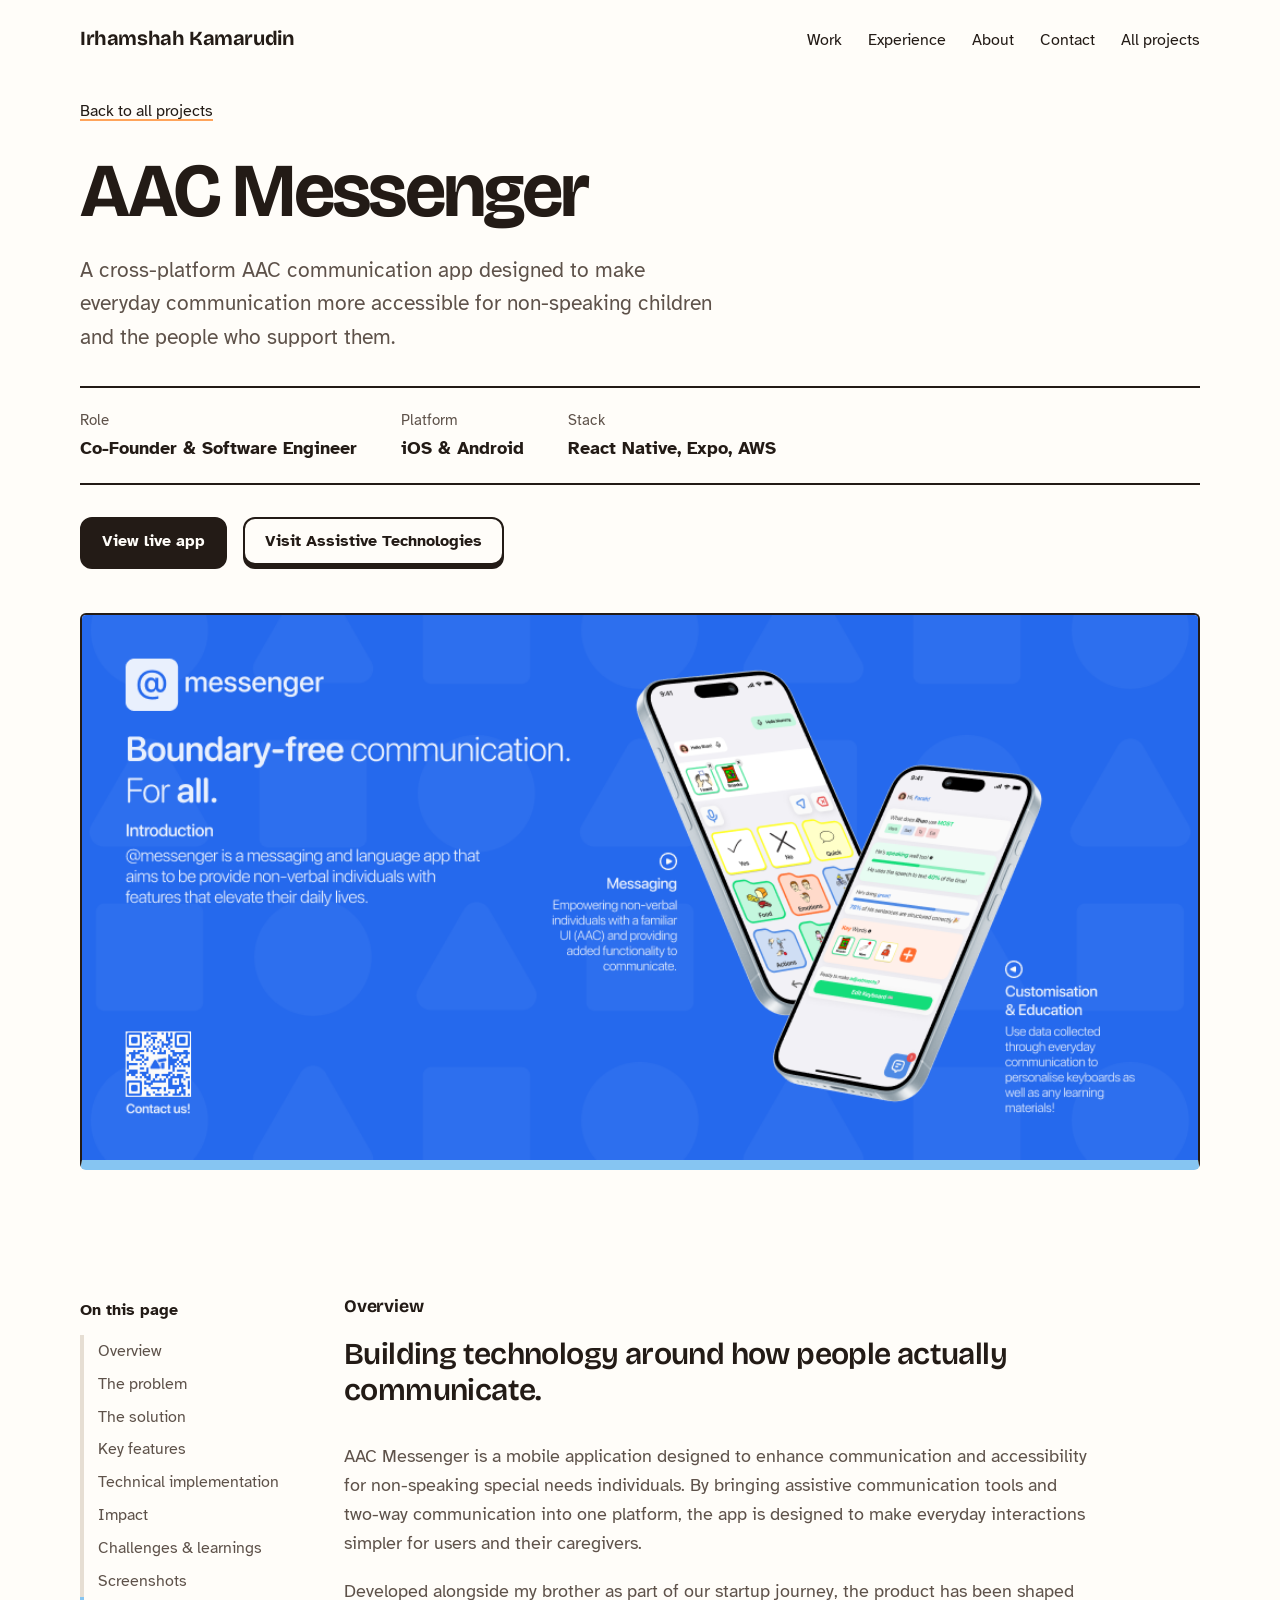
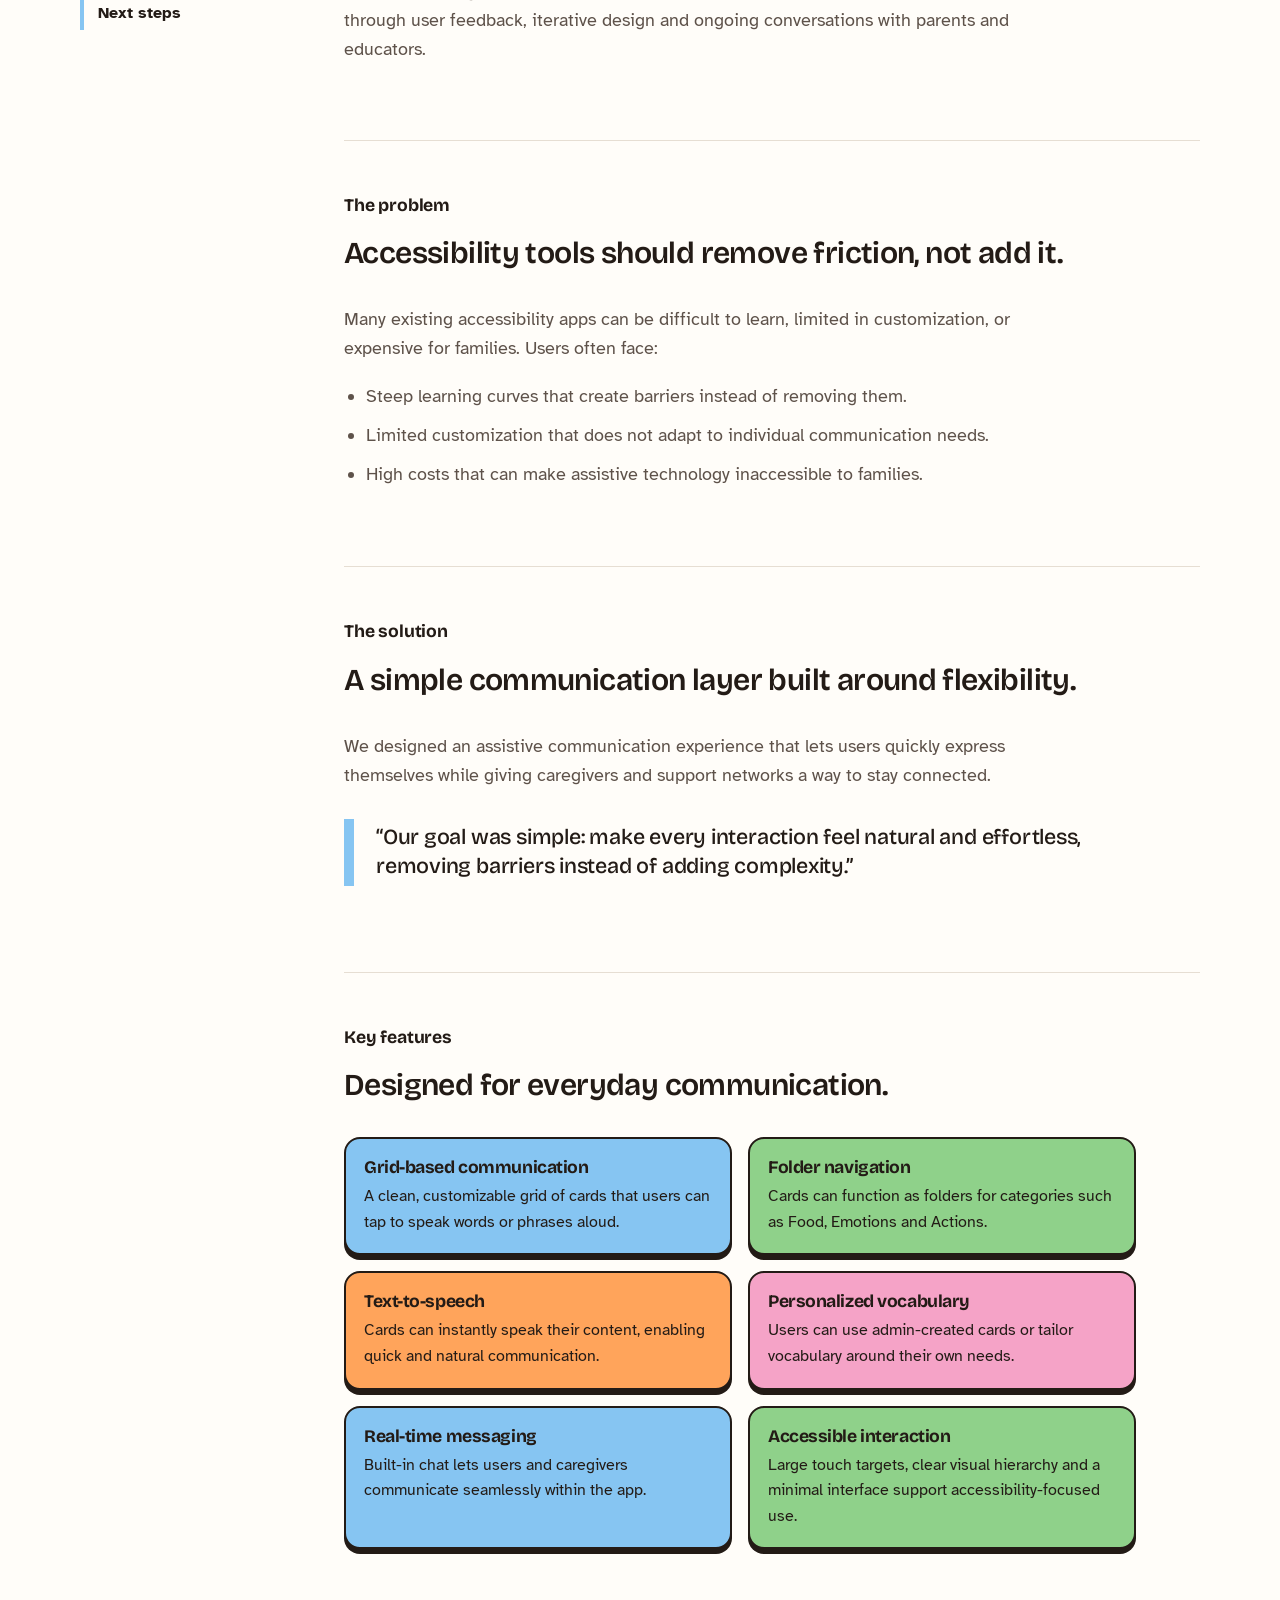
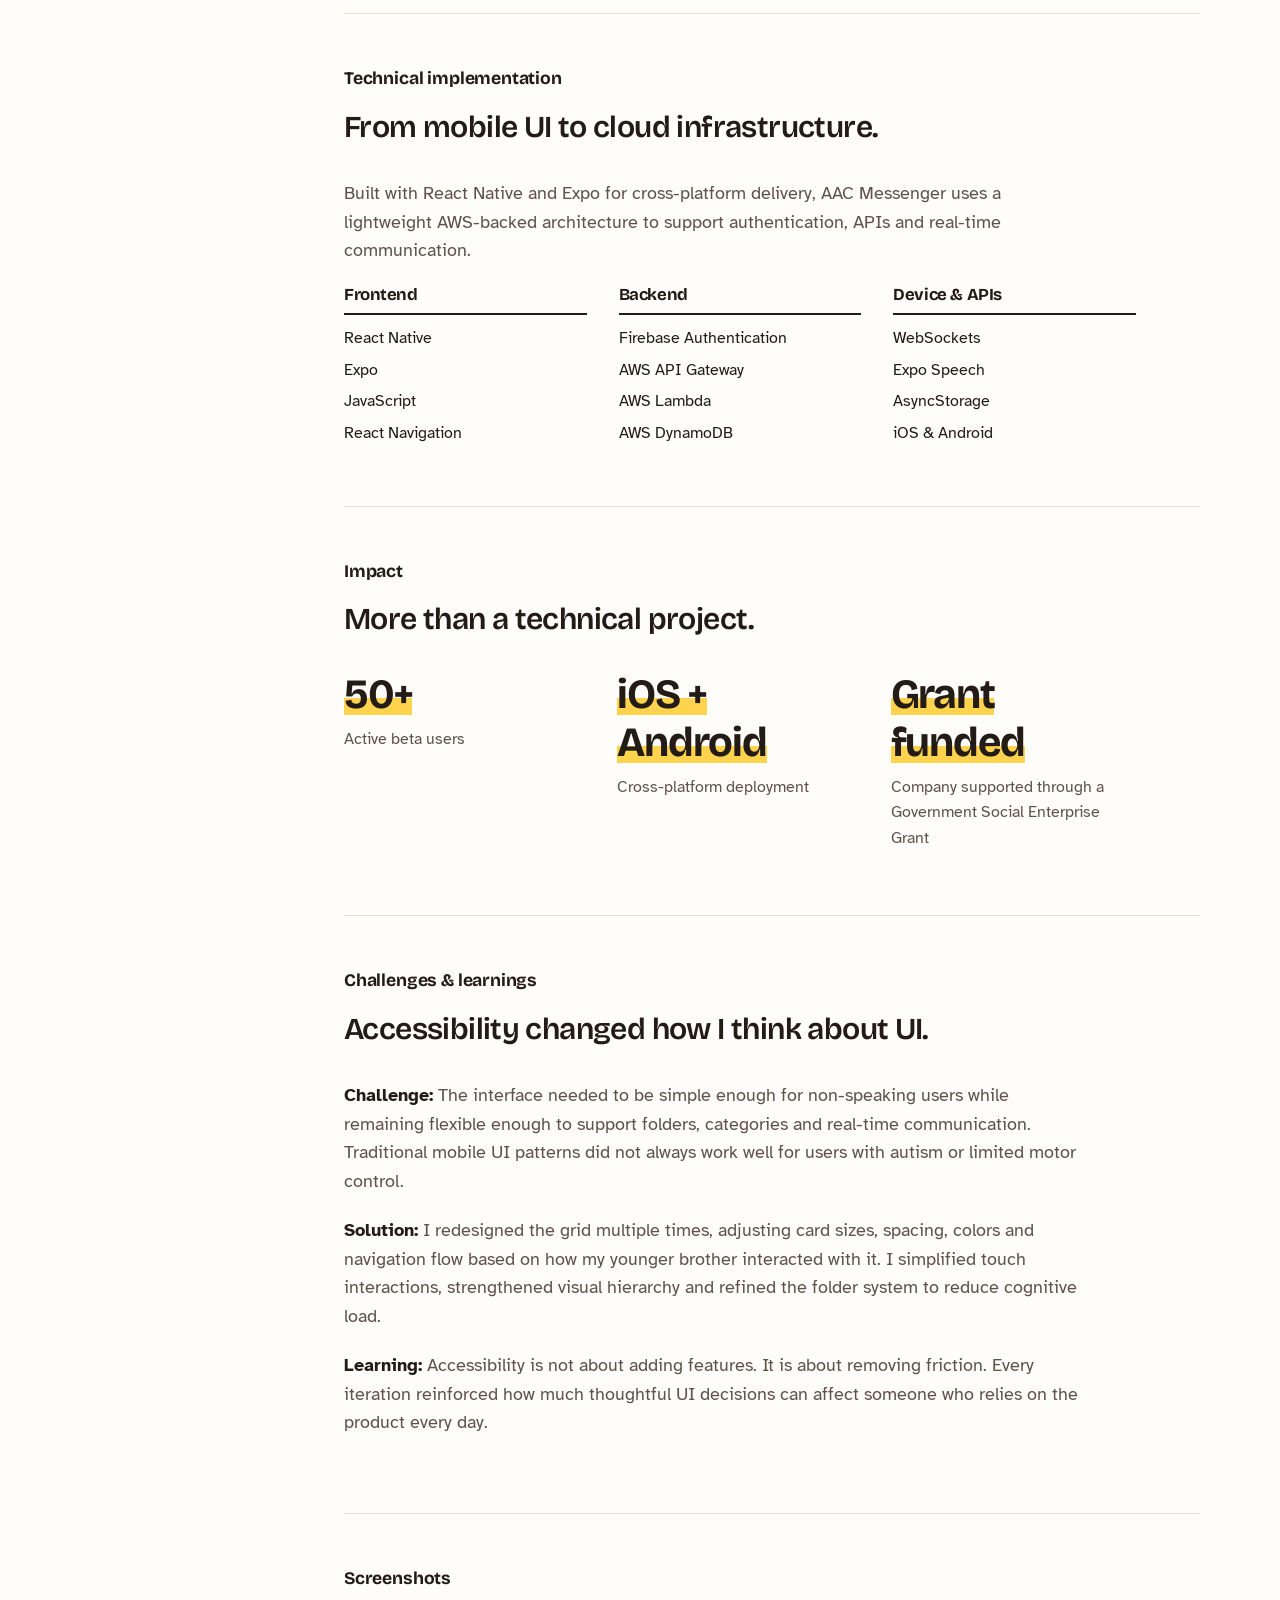
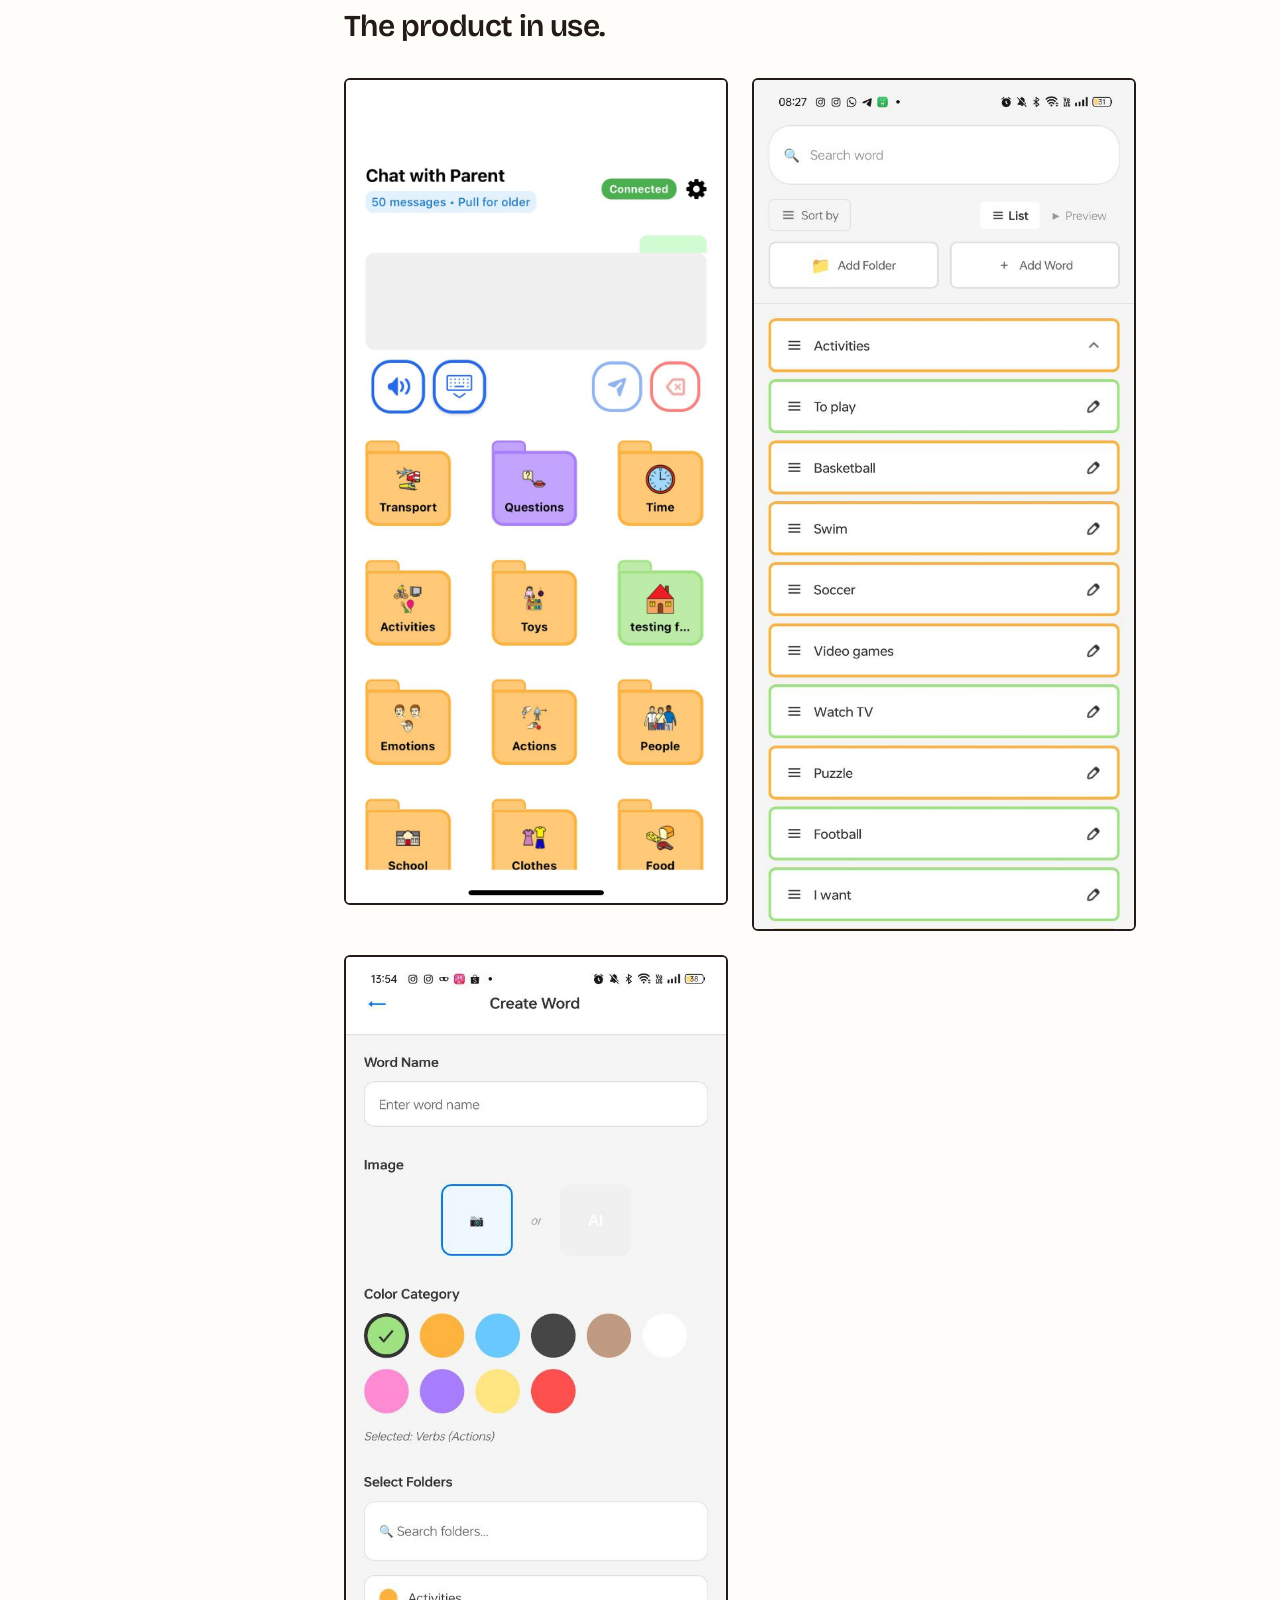
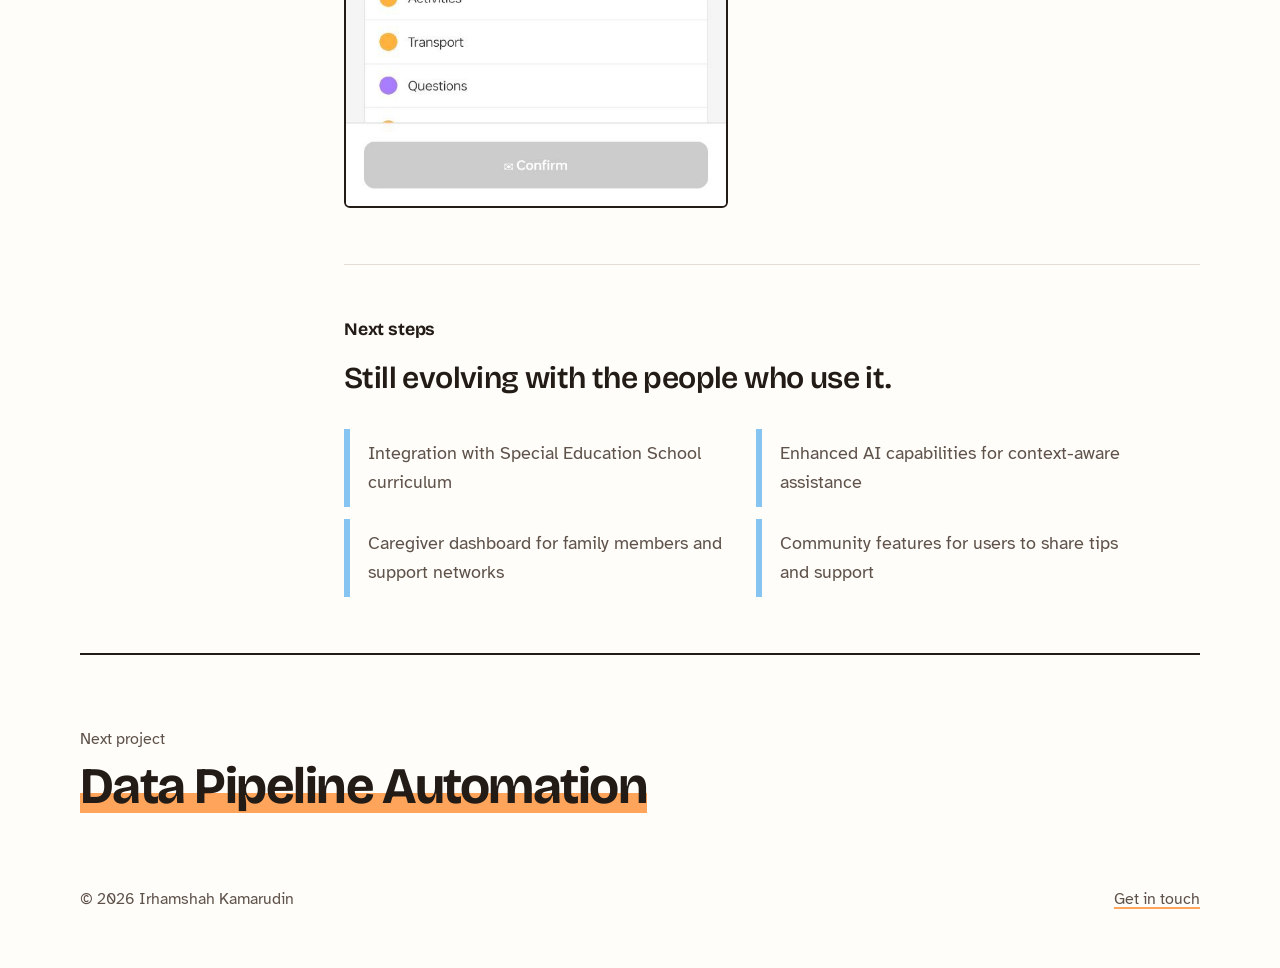
<file: project-assistive-tech.html>
<!DOCTYPE html>
<html lang="en">

<head>
    <meta charset="UTF-8">
    <meta name="viewport" content="width=device-width, initial-scale=1.0">
    <meta name="description"
        content="AAC Messenger case study — a React Native and Expo communication app built by Irhamshah Kamarudin.">
    <title>AAC Messenger, Irhamshah Kamarudin</title>
    <link rel="icon" type="image/png" href="images/icon.png">
    <link rel="preconnect" href="https://fonts.googleapis.com">
    <link rel="preconnect" href="https://fonts.gstatic.com" crossorigin>
    <link
        href="https://fonts.googleapis.com/css2?family=Atkinson+Hyperlegible:ital,wght@0,400;0,700;1,400&family=Bricolage+Grotesque:opsz,wght@12..96,500..800&display=swap"
        rel="stylesheet">
    <link rel="stylesheet" href="style.css">
</head>

<body class="cat-sky">

    <header class="top">
        <div class="wrap">
            <a class="name" href="index.html">Irhamshah Kamarudin</a>
            <nav aria-label="Main">
                <a href="index.html#work">Work</a>
                <a href="index.html#experience">Experience</a>
                <a href="index.html#about">About</a>
                <a href="index.html#contact">Contact</a>
                <a href="projects.html">All projects</a>
            </nav>
        </div>
    </header>

    <main class="wrap">
        <div class="case-head">
            <a class="crumb" href="projects.html">Back to all projects</a>
            <h1>AAC Messenger</h1>
            <p class="lead-in">A cross-platform AAC communication app designed to make everyday communication more
                accessible for non-speaking children and the people who support them.</p>
            <dl class="facts">
                <div>
                    <dt>Role</dt>
                    <dd>Co-Founder & Software Engineer</dd>
                </div>
                <div>
                    <dt>Platform</dt>
                    <dd>iOS & Android</dd>
                </div>
                <div>
                    <dt>Stack</dt>
                    <dd>React Native, Expo, AWS</dd>
                </div>
            </dl>
            <div class="actions"><a class="btn solid" href="https://apps.apple.com/us/app/aac-messenger/id6747913083"
                    target="_blank" rel="noopener">View live app</a><a class="btn" href="https://assistivetech.co"
                    target="_blank" rel="noopener">Visit Assistive Technologies</a></div>
        </div>

        <div class="case-image">
            <div class="frame"><img src="images/banner-aacmessenger.png" alt="AAC Messenger app"></div>
        </div>

        <div class="case-layout">
            <aside class="toc" aria-label="On this page">
                <p class="toc-title">On this page</p>
                <a href="#overview">Overview</a>
                <a href="#problem">The problem</a>
                <a href="#solution">The solution</a>
                <a href="#features">Key features</a>
                <a href="#technical">Technical implementation</a>
                <a href="#impact">Impact</a>
                <a href="#learnings">Challenges &amp; learnings</a>
                <a href="#screenshots">Screenshots</a>
                <a href="#next-steps">Next steps</a>
            </aside>
            <div class="parts">
                <section class="part" id="overview">
                    <h2>Overview</h2>
                    <div class="part-body">
                        <p class="lead">Building technology around how people actually communicate.</p>
                        <p>AAC Messenger is a mobile application designed to enhance communication and accessibility for
                            non-speaking special needs individuals. By bringing assistive communication tools and
                            two-way communication into one platform, the app is designed to make everyday interactions
                            simpler for users and their caregivers.</p>
                        <p>Developed alongside my brother as part of our startup journey, the product has been shaped
                            through user feedback, iterative design and ongoing conversations with parents and
                            educators.</p>
                    </div>
                </section>

                <section class="part" id="problem">
                    <h2>The problem</h2>
                    <div class="part-body">
                        <p class="lead">Accessibility tools should remove friction, not add it.</p>
                        <p>Many existing accessibility apps can be difficult to learn, limited in customization, or
                            expensive for families. Users often face:</p>
                        <ul>
                            <li>Steep learning curves that create barriers instead of removing them.</li>
                            <li>Limited customization that does not adapt to individual communication needs.</li>
                            <li>High costs that can make assistive technology inaccessible to families.</li>
                        </ul>
                    </div>
                </section>

                <section class="part" id="solution">
                    <h2>The solution</h2>
                    <div class="part-body">
                        <p class="lead">A simple communication layer built around flexibility.</p>
                        <p>We designed an assistive communication experience that lets users quickly express themselves
                            while giving caregivers and support networks a way to stay connected.</p>
                        <div class="highlight">
                            <p>“Our goal was simple: make every interaction feel natural and effortless, removing
                                barriers instead of adding complexity.”</p>
                        </div>
                    </div>
                </section>

                <section class="part" id="features">
                    <h2>Key features</h2>
                    <div class="part-body">
                        <p class="lead">Designed for everyday communication.</p>
                        <div class="feature-grid">
                            <div class="feature">
                                <h3>Grid-based communication</h3>
                                <p>A clean, customizable grid of cards that users can tap to speak words or phrases
                                    aloud.</p>
                            </div>
                            <div class="feature">
                                <h3>Folder navigation</h3>
                                <p>Cards can function as folders for categories such as Food, Emotions and Actions.</p>
                            </div>
                            <div class="feature">
                                <h3>Text-to-speech</h3>
                                <p>Cards can instantly speak their content, enabling quick and natural communication.
                                </p>
                            </div>
                            <div class="feature">
                                <h3>Personalized vocabulary</h3>
                                <p>Users can use admin-created cards or tailor vocabulary around their own needs.</p>
                            </div>
                            <div class="feature">
                                <h3>Real-time messaging</h3>
                                <p>Built-in chat lets users and caregivers communicate seamlessly within the app.</p>
                            </div>
                            <div class="feature">
                                <h3>Accessible interaction</h3>
                                <p>Large touch targets, clear visual hierarchy and a minimal interface support
                                    accessibility-focused use.</p>
                            </div>
                        </div>
                    </div>
                </section>

                <section class="part" id="technical">
                    <h2>Technical implementation</h2>
                    <div class="part-body">
                        <p class="lead">From mobile UI to cloud infrastructure.</p>
                        <p>Built with React Native and Expo for cross-platform delivery, AAC Messenger uses a
                            lightweight AWS-backed architecture to support authentication, APIs and real-time
                            communication.</p>
                        <div class="tech-grid">
                            <div class="tech">
                                <h3>Frontend</h3>
                                <ul>
                                    <li>React Native</li>
                                    <li>Expo</li>
                                    <li>JavaScript</li>
                                    <li>React Navigation</li>
                                </ul>
                            </div>
                            <div class="tech">
                                <h3>Backend</h3>
                                <ul>
                                    <li>Firebase Authentication</li>
                                    <li>AWS API Gateway</li>
                                    <li>AWS Lambda</li>
                                    <li>AWS DynamoDB</li>
                                </ul>
                            </div>
                            <div class="tech">
                                <h3>Device & APIs</h3>
                                <ul>
                                    <li>WebSockets</li>
                                    <li>Expo Speech</li>
                                    <li>AsyncStorage</li>
                                    <li>iOS & Android</li>
                                </ul>
                            </div>
                        </div>
                    </div>
                </section>

                <section class="part" id="impact">
                    <h2>Impact</h2>
                    <div class="part-body">
                        <p class="lead">More than a technical project.</p>
                        <div class="impact">
                            <div class="impact-card"><strong>50+</strong><span>Active beta users</span></div>
                            <div class="impact-card"><strong>iOS + Android</strong><span>Cross-platform
                                    deployment</span></div>
                            <div class="impact-card"><strong>Grant funded</strong><span>Company supported through a
                                    Government Social Enterprise Grant</span></div>
                        </div>
                    </div>
                </section>

                <section class="part" id="learnings">
                    <h2>Challenges & learnings</h2>
                    <div class="part-body">
                        <p class="lead">Accessibility changed how I think about UI.</p>
                        <p><strong>Challenge:</strong> The interface needed to be simple enough for non-speaking users
                            while remaining flexible enough to support folders, categories and real-time communication.
                            Traditional mobile UI patterns did not always work well for users with autism or limited
                            motor control.</p>
                        <p><strong>Solution:</strong> I redesigned the grid multiple times, adjusting card sizes,
                            spacing, colors and navigation flow based on how my younger brother interacted with it. I
                            simplified touch interactions, strengthened visual hierarchy and refined the folder system
                            to reduce cognitive load.</p>
                        <p><strong>Learning:</strong> Accessibility is not about adding features. It is about removing
                            friction. Every iteration reinforced how much thoughtful UI decisions can affect someone who
                            relies on the product every day.</p>
                    </div>
                </section>

                <section class="part" id="screenshots">
                    <h2>Screenshots</h2>
                    <div class="part-body">
                        <p class="lead">The product in use.</p>
                        <div class="gallery">
                            <div class="gallery-item"><img src="images/child_ui.jpg"
                                    alt="AAC Messenger child interface"></div>
                            <div class="gallery-item"><img src="images/parent_ui_1.jpg"
                                    alt="AAC Messenger parent interface"></div>
                            <div class="gallery-item"><img src="images/parent_ui_2.jpg"
                                    alt="AAC Messenger parent interface"></div>
                        </div>
                    </div>
                </section>

                <section class="part" id="next-steps">
                    <h2>Next steps</h2>
                    <div class="part-body">
                        <p class="lead">Still evolving with the people who use it.</p>
                        <div class="next">
                            <div class="next-card">
                                <p>Integration with Special Education School curriculum</p>
                            </div>
                            <div class="next-card">
                                <p>Enhanced AI capabilities for context-aware assistance</p>
                            </div>
                            <div class="next-card">
                                <p>Caregiver dashboard for family members and support networks</p>
                            </div>
                            <div class="next-card">
                                <p>Community features for users to share tips and support</p>
                            </div>
                        </div>
                    </div>
                </section>
            </div>
        </div>

        <nav class="more" aria-label="Next project">
            <a class="cat-tangerine" href="project-data-engineering.html">
                <small>Next project</small>
                <strong>Data Pipeline Automation</strong>
            </a>
        </nav>
    </main>

    <footer class="foot">
        <div class="wrap">
            <span>© 2026 Irhamshah Kamarudin</span>
            <a href="index.html#contact">Get in touch</a>
        </div>
    </footer>
    <script>
        (function () {
            var links = Array.prototype.slice.call(document.querySelectorAll('.toc a'));
            if (!links.length || !('IntersectionObserver' in window)) return;
            var byId = {};
            links.forEach(function (a) { byId[a.getAttribute('href').slice(1)] = a; });
            var io = new IntersectionObserver(function (entries) {
                entries.forEach(function (e) {
                    if (!e.isIntersecting) return;
                    links.forEach(function (a) { a.removeAttribute('aria-current'); });
                    var a = byId[e.target.id];
                    if (a) {
                        a.setAttribute('aria-current', 'true');
                        var bar = a.parentNode;
                        if (bar.scrollWidth > bar.clientWidth) bar.scrollTo({ left: a.offsetLeft - (bar.clientWidth - a.offsetWidth) / 2, behavior: 'smooth' });
                    }
                });
            }, { rootMargin: '-15% 0px -75% 0px' });
            document.querySelectorAll('.part').forEach(function (sec) { io.observe(sec); });
            if (links[0]) links[0].setAttribute('aria-current', 'true');
        })();
    </script>
</body>

</html>
</file>
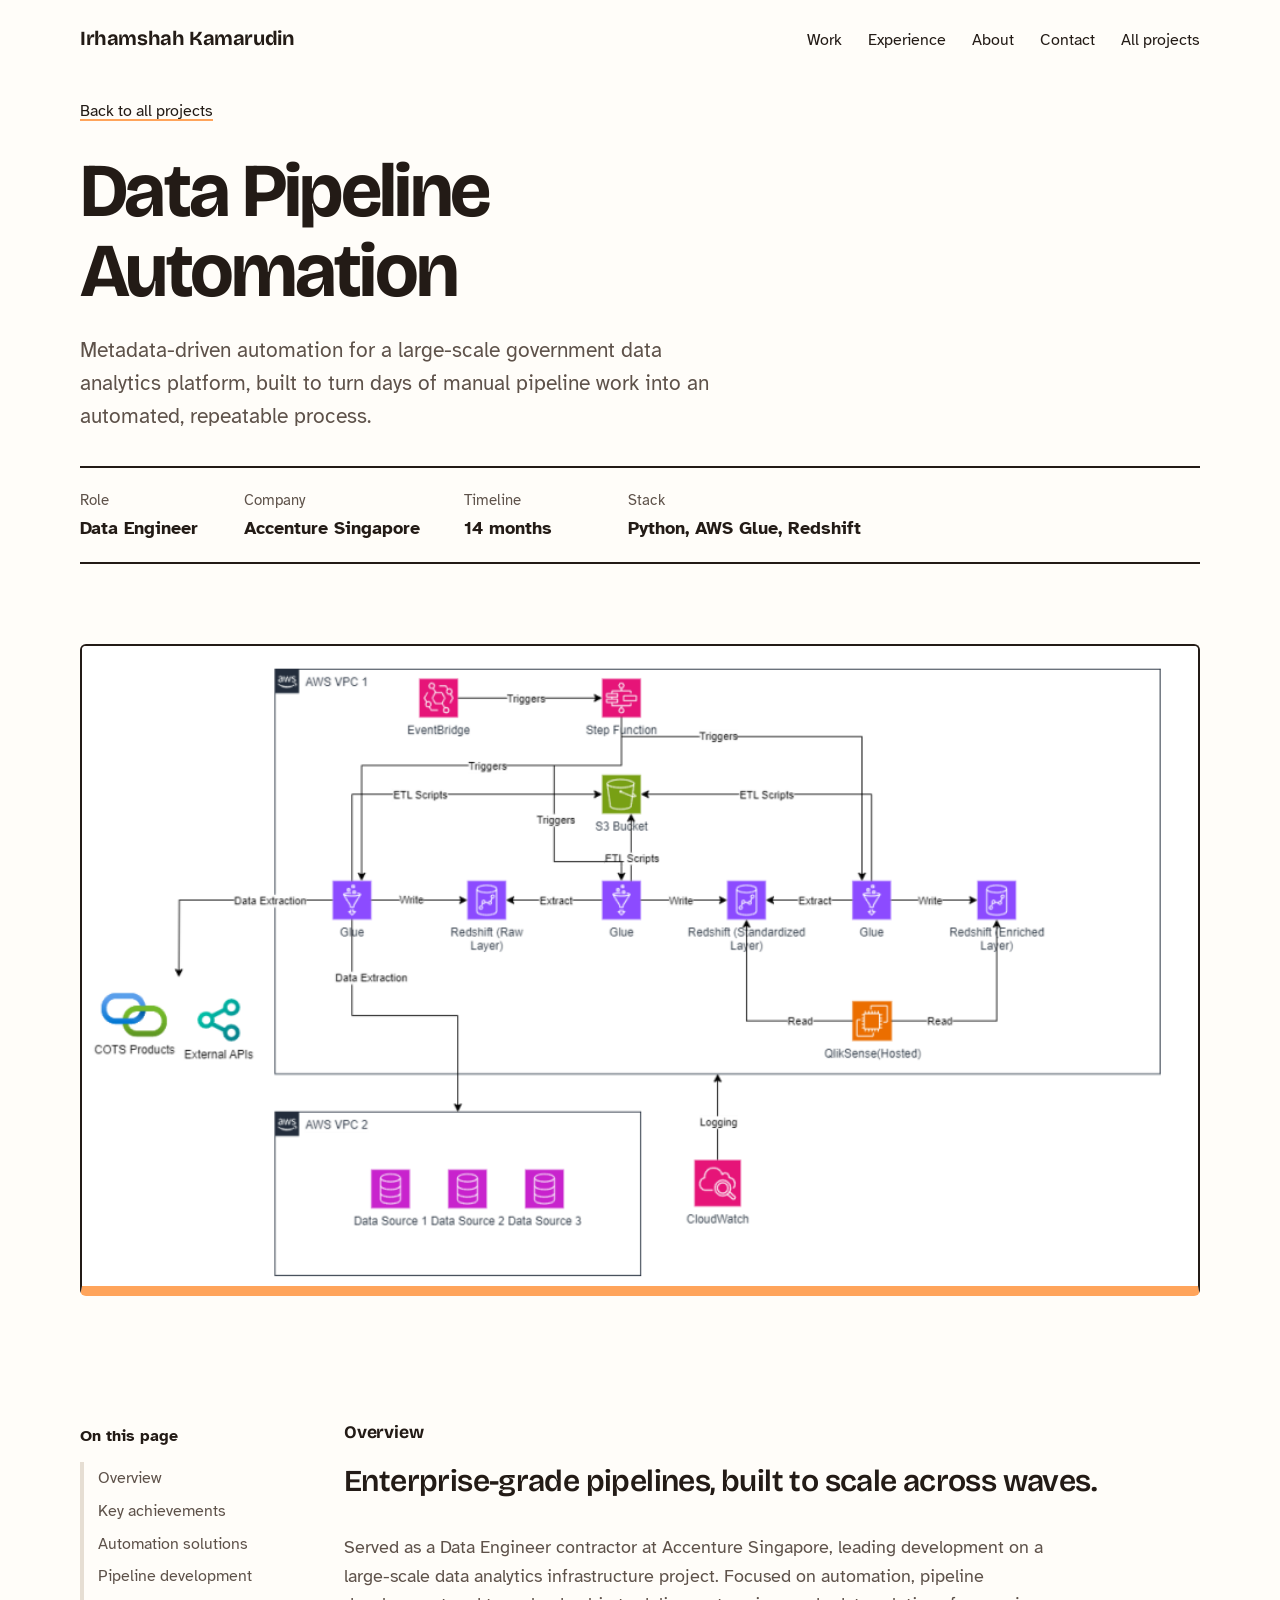
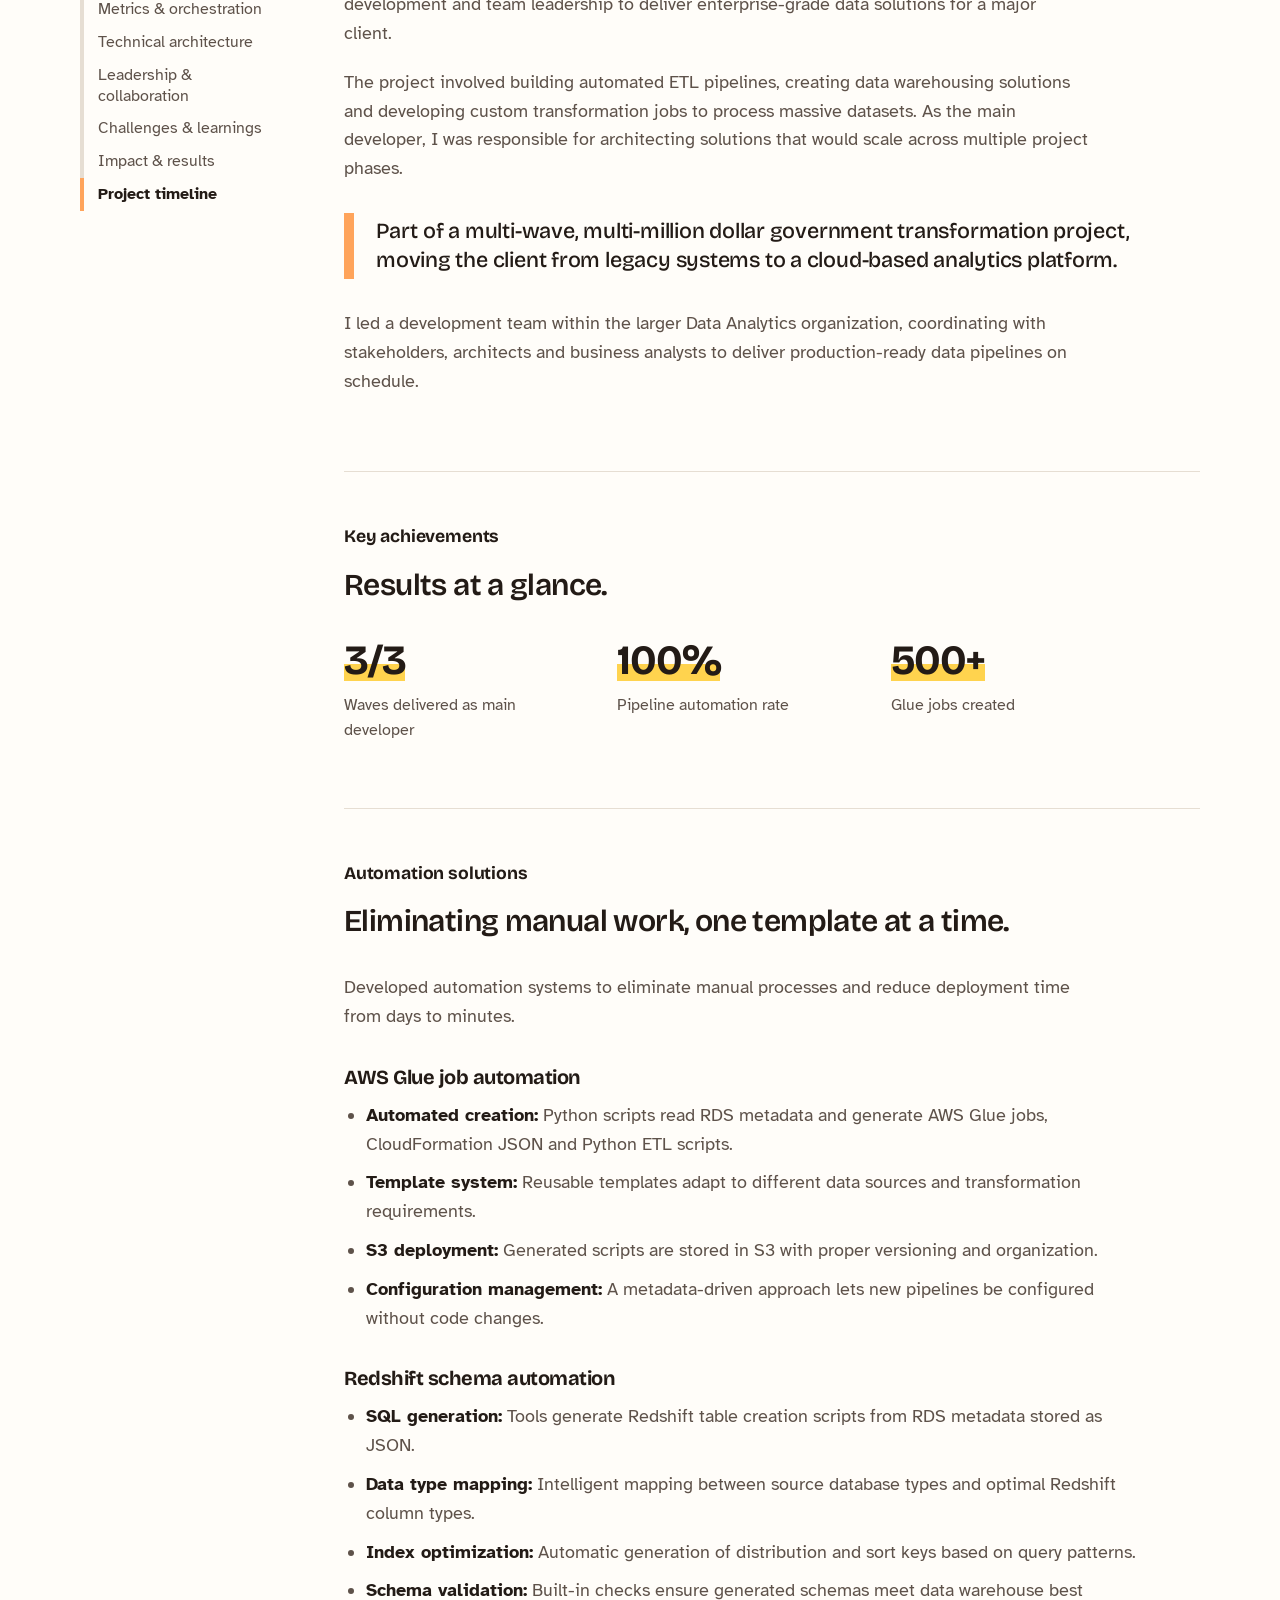
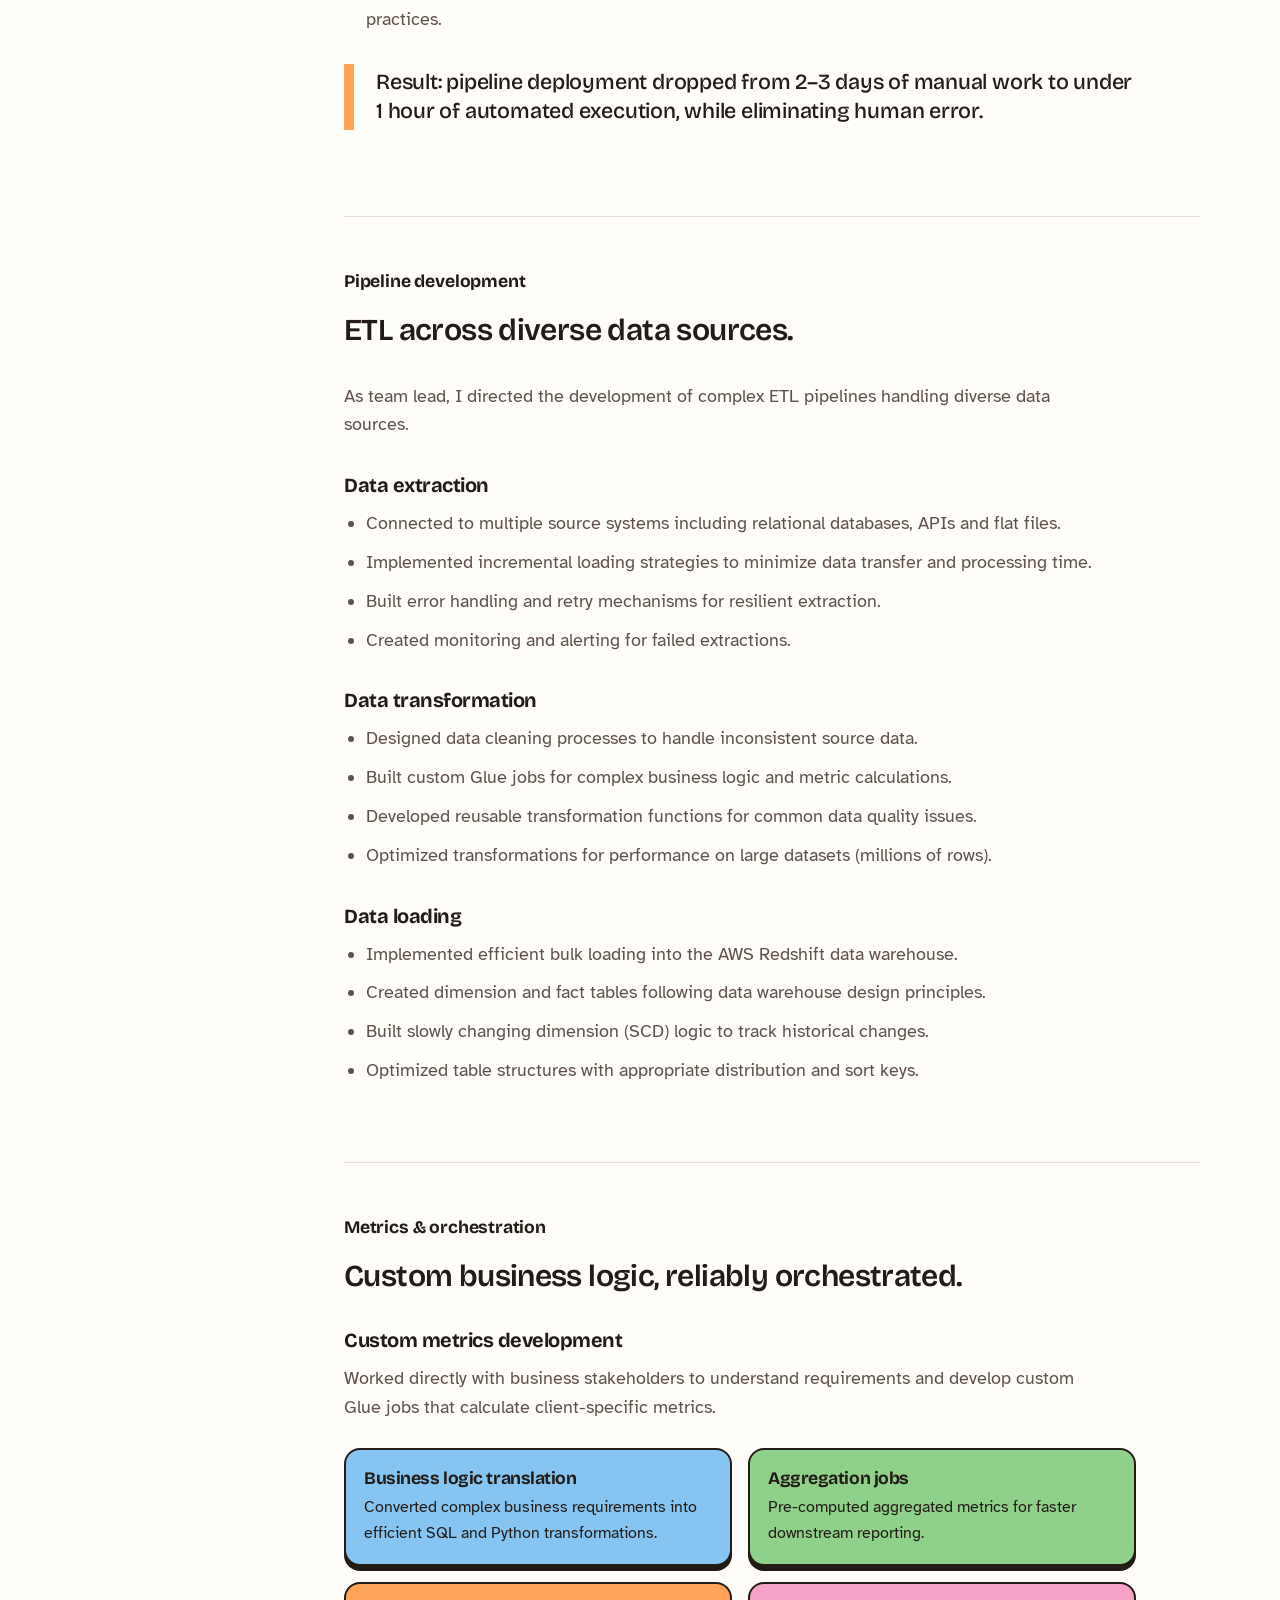
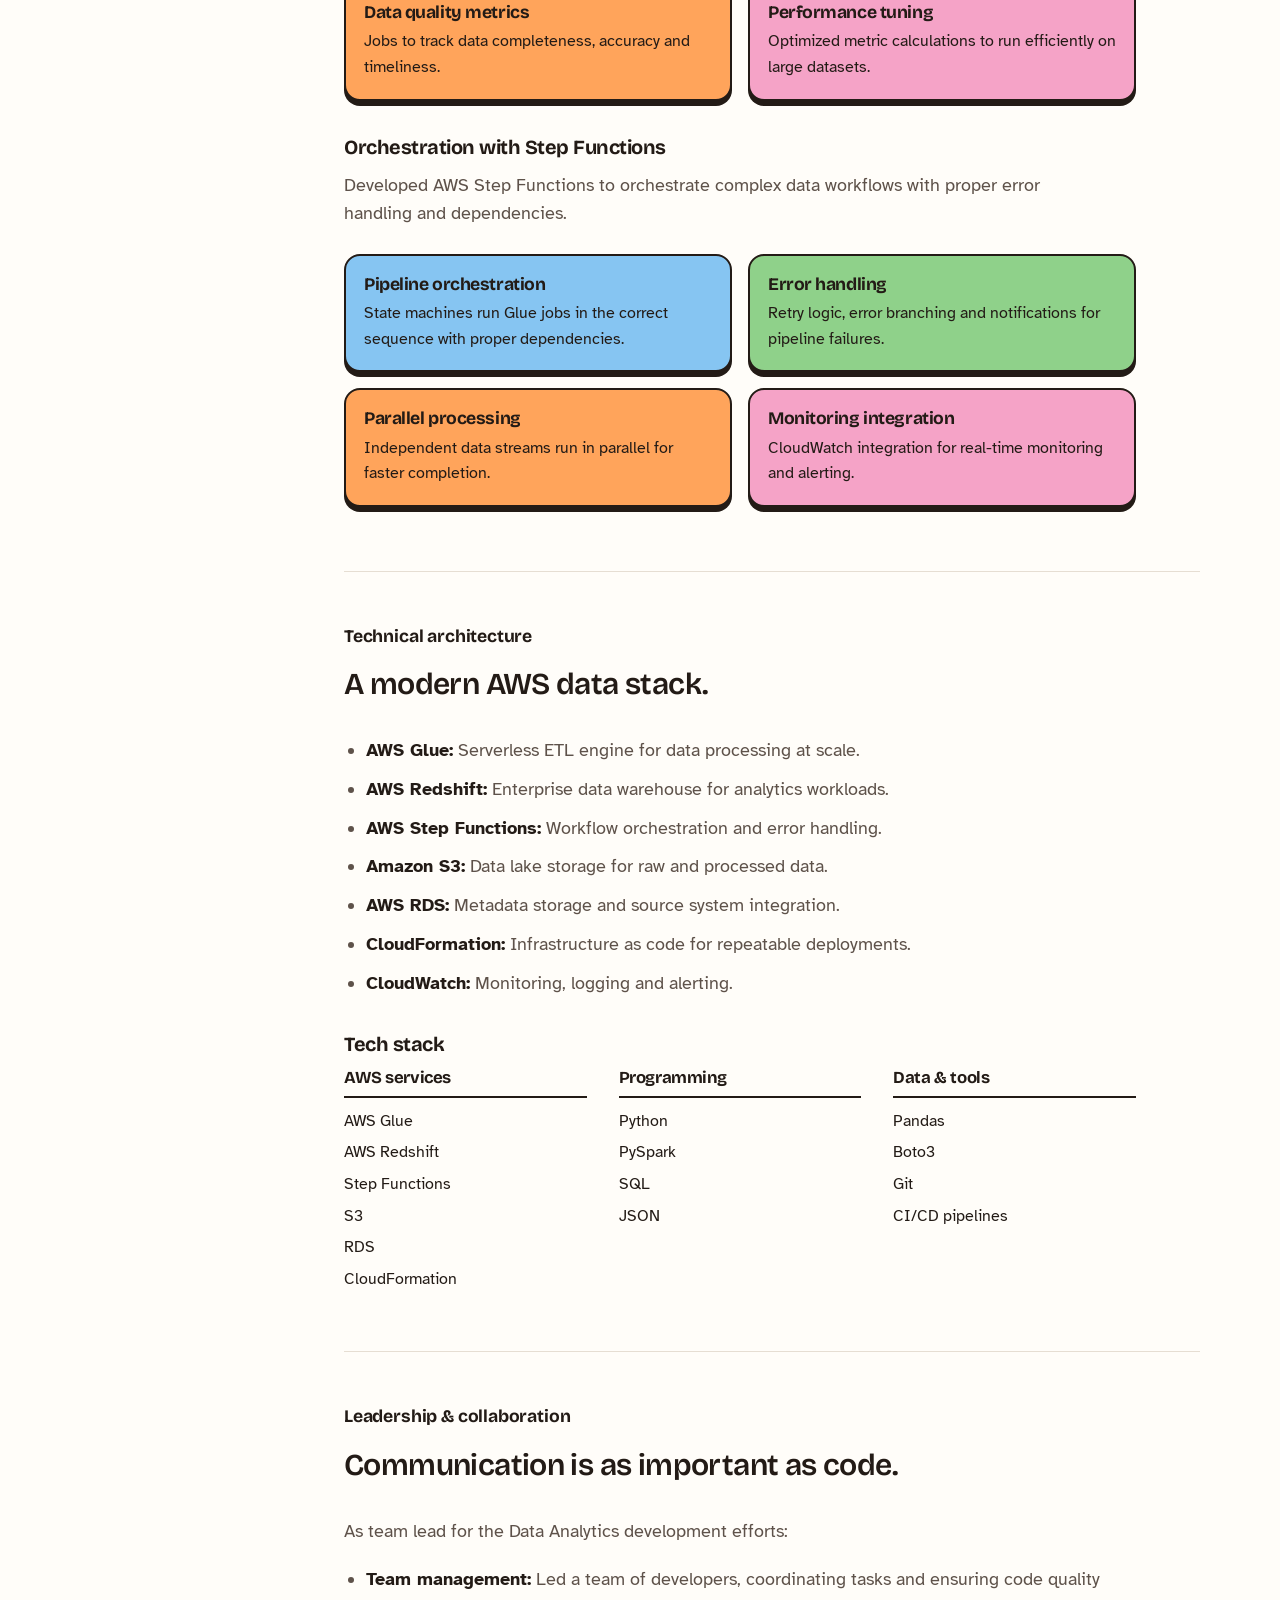
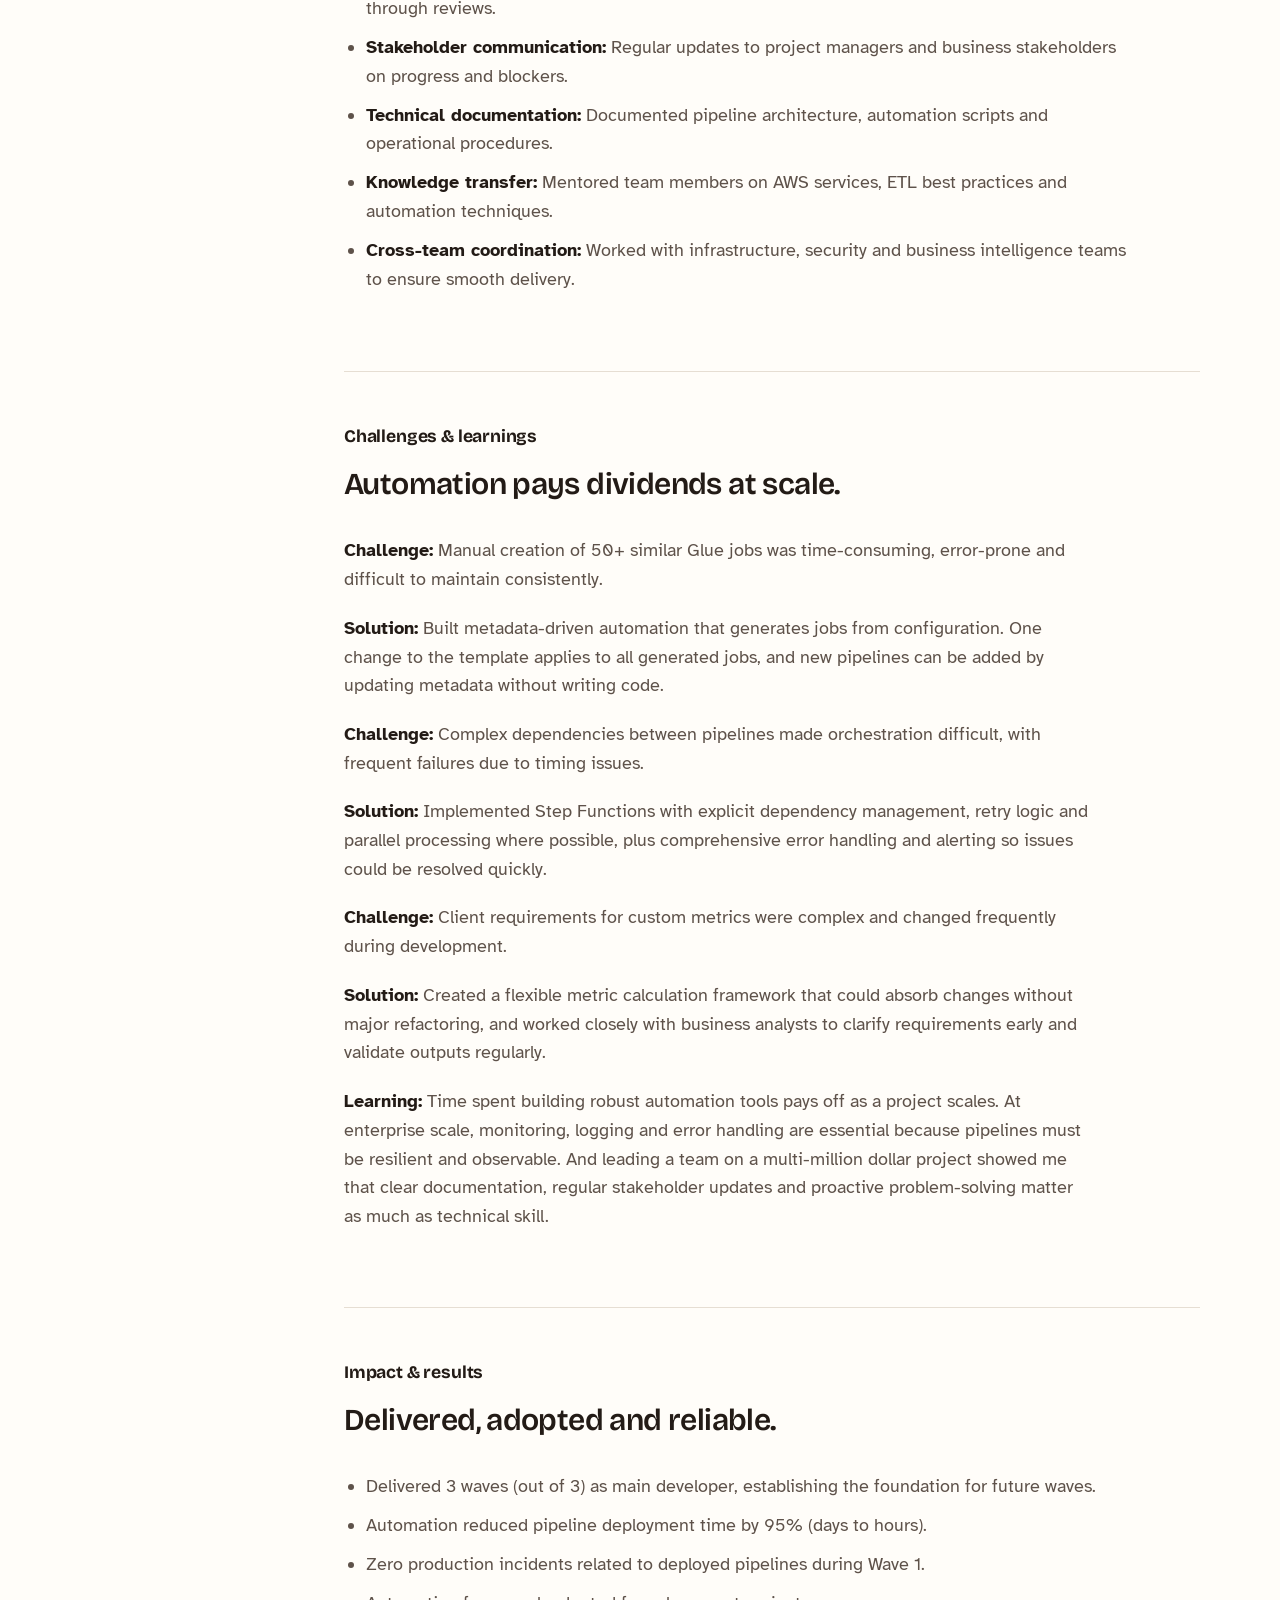
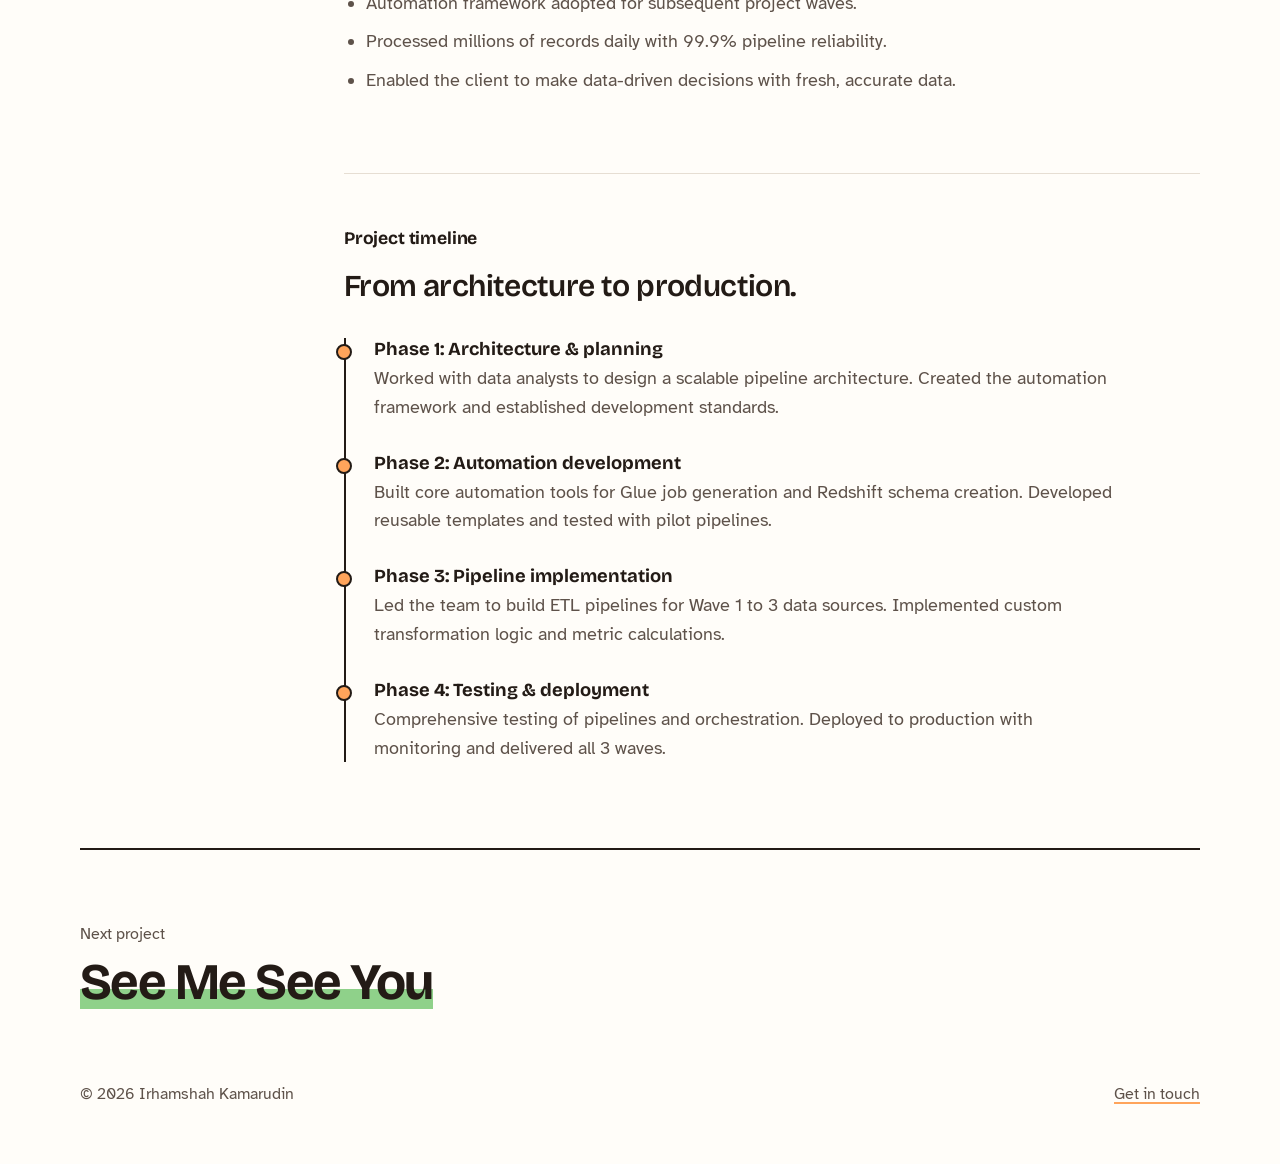
<file: project-data-engineering.html>
<!DOCTYPE html>
<html lang="en">

<head>
    <meta charset="UTF-8">
    <meta name="viewport" content="width=device-width, initial-scale=1.0">
    <meta name="description"
        content="Enterprise Data Pipeline Automation case study — metadata-driven AWS Glue and Redshift automation built by Irhamshah Kamarudin at Accenture Singapore.">
    <title>Data Pipeline Automation, Irhamshah Kamarudin</title>
    <link rel="icon" type="image/png" href="images/icon.png">
    <link rel="preconnect" href="https://fonts.googleapis.com">
    <link rel="preconnect" href="https://fonts.gstatic.com" crossorigin>
    <link
        href="https://fonts.googleapis.com/css2?family=Atkinson+Hyperlegible:ital,wght@0,400;0,700;1,400&family=Bricolage+Grotesque:opsz,wght@12..96,500..800&display=swap"
        rel="stylesheet">
    <link rel="stylesheet" href="style.css">
</head>

<body class="cat-tangerine">

    <header class="top">
        <div class="wrap">
            <a class="name" href="index.html">Irhamshah Kamarudin</a>
            <nav aria-label="Main">
                <a href="index.html#work">Work</a>
                <a href="index.html#experience">Experience</a>
                <a href="index.html#about">About</a>
                <a href="index.html#contact">Contact</a>
                <a href="projects.html">All projects</a>
            </nav>
        </div>
    </header>

    <main class="wrap">
        <div class="case-head">
            <a class="crumb" href="projects.html">Back to all projects</a>
            <h1>Data Pipeline Automation</h1>
            <p class="lead-in">Metadata-driven automation for a large-scale government data analytics platform, built to
                turn days of manual pipeline work into an automated, repeatable process.</p>
            <dl class="facts">
                <div>
                    <dt>Role</dt>
                    <dd>Data Engineer</dd>
                </div>
                <div>
                    <dt>Company</dt>
                    <dd>Accenture Singapore</dd>
                </div>
                <div>
                    <dt>Timeline</dt>
                    <dd>14 months</dd>
                </div>
                <div>
                    <dt>Stack</dt>
                    <dd>Python, AWS Glue, Redshift</dd>
                </div>
            </dl>
        </div>

        <div class="case-image">
            <div class="frame"><img src="images/data-diagram.png" alt="Data pipeline architecture diagram"></div>
        </div>

        <div class="case-layout">
            <aside class="toc" aria-label="On this page">
                <p class="toc-title">On this page</p>
                <a href="#overview">Overview</a>
                <a href="#achievements">Key achievements</a>
                <a href="#automation">Automation solutions</a>
                <a href="#pipelines">Pipeline development</a>
                <a href="#metrics">Metrics &amp; orchestration</a>
                <a href="#technical">Technical architecture</a>
                <a href="#leadership">Leadership &amp; collaboration</a>
                <a href="#learnings">Challenges &amp; learnings</a>
                <a href="#impact">Impact &amp; results</a>
                <a href="#timeline">Project timeline</a>
            </aside>
            <div class="parts">
                <section class="part" id="overview">
                    <h2>Overview</h2>
                    <div class="part-body">
                        <p class="lead">Enterprise-grade pipelines, built to scale across waves.</p>
                        <p>Served as a Data Engineer contractor at Accenture Singapore, leading development on a
                            large-scale data analytics infrastructure project. Focused on automation, pipeline
                            development and team leadership to deliver enterprise-grade data solutions for a major
                            client.</p>
                        <p>The project involved building automated ETL pipelines, creating data warehousing solutions
                            and developing custom transformation jobs to process massive datasets. As the main
                            developer, I was responsible for architecting solutions that would scale across multiple
                            project phases.</p>
                        <div class="highlight">
                            <p>Part of a multi-wave, multi-million dollar government transformation project, moving the
                                client from legacy systems to a cloud-based analytics platform.</p>
                        </div>
                        <p>I led a development team within the larger Data Analytics organization, coordinating with
                            stakeholders, architects and business analysts to deliver production-ready data pipelines on
                            schedule.</p>
                    </div>
                </section>

                <section class="part" id="achievements">
                    <h2>Key achievements</h2>
                    <div class="part-body">
                        <p class="lead">Results at a glance.</p>
                        <div class="impact">
                            <div class="impact-card"><strong>3/3</strong><span>Waves delivered as main developer</span>
                            </div>
                            <div class="impact-card"><strong>100%</strong><span>Pipeline automation rate</span></div>
                            <div class="impact-card"><strong>500+</strong><span>Glue jobs created</span></div>
                        </div>
                    </div>
                </section>

                <section class="part" id="automation">
                    <h2>Automation solutions</h2>
                    <div class="part-body">
                        <p class="lead">Eliminating manual work, one template at a time.</p>
                        <p>Developed automation systems to eliminate manual processes and reduce deployment time from
                            days to minutes.</p>
                        <h3>AWS Glue job automation</h3>
                        <ul>
                            <li><strong>Automated creation:</strong> Python scripts read RDS metadata and generate AWS
                                Glue jobs, CloudFormation JSON and Python ETL scripts.</li>
                            <li><strong>Template system:</strong> Reusable templates adapt to different data sources and
                                transformation requirements.</li>
                            <li><strong>S3 deployment:</strong> Generated scripts are stored in S3 with proper
                                versioning and organization.</li>
                            <li><strong>Configuration management:</strong> A metadata-driven approach lets new pipelines
                                be configured without code changes.</li>
                        </ul>
                        <h3>Redshift schema automation</h3>
                        <ul>
                            <li><strong>SQL generation:</strong> Tools generate Redshift table creation scripts from RDS
                                metadata stored as JSON.</li>
                            <li><strong>Data type mapping:</strong> Intelligent mapping between source database types
                                and optimal Redshift column types.</li>
                            <li><strong>Index optimization:</strong> Automatic generation of distribution and sort keys
                                based on query patterns.</li>
                            <li><strong>Schema validation:</strong> Built-in checks ensure generated schemas meet data
                                warehouse best practices.</li>
                        </ul>
                        <div class="highlight">
                            <p>Result: pipeline deployment dropped from 2–3 days of manual work to under 1 hour of
                                automated execution, while eliminating human error.</p>
                        </div>
                    </div>
                </section>

                <section class="part" id="pipelines">
                    <h2>Pipeline development</h2>
                    <div class="part-body">
                        <p class="lead">ETL across diverse data sources.</p>
                        <p>As team lead, I directed the development of complex ETL pipelines handling diverse data
                            sources.</p>
                        <h3>Data extraction</h3>
                        <ul>
                            <li>Connected to multiple source systems including relational databases, APIs and flat
                                files.</li>
                            <li>Implemented incremental loading strategies to minimize data transfer and processing
                                time.</li>
                            <li>Built error handling and retry mechanisms for resilient extraction.</li>
                            <li>Created monitoring and alerting for failed extractions.</li>
                        </ul>
                        <h3>Data transformation</h3>
                        <ul>
                            <li>Designed data cleaning processes to handle inconsistent source data.</li>
                            <li>Built custom Glue jobs for complex business logic and metric calculations.</li>
                            <li>Developed reusable transformation functions for common data quality issues.</li>
                            <li>Optimized transformations for performance on large datasets (millions of rows).</li>
                        </ul>
                        <h3>Data loading</h3>
                        <ul>
                            <li>Implemented efficient bulk loading into the AWS Redshift data warehouse.</li>
                            <li>Created dimension and fact tables following data warehouse design principles.</li>
                            <li>Built slowly changing dimension (SCD) logic to track historical changes.</li>
                            <li>Optimized table structures with appropriate distribution and sort keys.</li>
                        </ul>
                    </div>
                </section>

                <section class="part" id="metrics">
                    <h2>Metrics & orchestration</h2>
                    <div class="part-body">
                        <p class="lead">Custom business logic, reliably orchestrated.</p>
                        <h3>Custom metrics development</h3>
                        <p>Worked directly with business stakeholders to understand requirements and develop custom Glue
                            jobs that calculate client-specific metrics.</p>
                        <div class="feature-grid">
                            <div class="feature">
                                <h3>Business logic translation</h3>
                                <p>Converted complex business requirements into efficient SQL and Python
                                    transformations.</p>
                            </div>
                            <div class="feature">
                                <h3>Aggregation jobs</h3>
                                <p>Pre-computed aggregated metrics for faster downstream reporting.</p>
                            </div>
                            <div class="feature">
                                <h3>Data quality metrics</h3>
                                <p>Jobs to track data completeness, accuracy and timeliness.</p>
                            </div>
                            <div class="feature">
                                <h3>Performance tuning</h3>
                                <p>Optimized metric calculations to run efficiently on large datasets.</p>
                            </div>
                        </div>
                        <h3>Orchestration with Step Functions</h3>
                        <p>Developed AWS Step Functions to orchestrate complex data workflows with proper error handling
                            and dependencies.</p>
                        <div class="feature-grid">
                            <div class="feature">
                                <h3>Pipeline orchestration</h3>
                                <p>State machines run Glue jobs in the correct sequence with proper dependencies.</p>
                            </div>
                            <div class="feature">
                                <h3>Error handling</h3>
                                <p>Retry logic, error branching and notifications for pipeline failures.</p>
                            </div>
                            <div class="feature">
                                <h3>Parallel processing</h3>
                                <p>Independent data streams run in parallel for faster completion.</p>
                            </div>
                            <div class="feature">
                                <h3>Monitoring integration</h3>
                                <p>CloudWatch integration for real-time monitoring and alerting.</p>
                            </div>
                        </div>
                    </div>
                </section>

                <section class="part" id="technical">
                    <h2>Technical architecture</h2>
                    <div class="part-body">
                        <p class="lead">A modern AWS data stack.</p>
                        <ul>
                            <li><strong>AWS Glue:</strong> Serverless ETL engine for data processing at scale.</li>
                            <li><strong>AWS Redshift:</strong> Enterprise data warehouse for analytics workloads.</li>
                            <li><strong>AWS Step Functions:</strong> Workflow orchestration and error handling.</li>
                            <li><strong>Amazon S3:</strong> Data lake storage for raw and processed data.</li>
                            <li><strong>AWS RDS:</strong> Metadata storage and source system integration.</li>
                            <li><strong>CloudFormation:</strong> Infrastructure as code for repeatable deployments.</li>
                            <li><strong>CloudWatch:</strong> Monitoring, logging and alerting.</li>
                        </ul>
                        <h3>Tech stack</h3>
                        <div class="tech-grid">
                            <div class="tech">
                                <h3>AWS services</h3>
                                <ul>
                                    <li>AWS Glue</li>
                                    <li>AWS Redshift</li>
                                    <li>Step Functions</li>
                                    <li>S3</li>
                                    <li>RDS</li>
                                    <li>CloudFormation</li>
                                </ul>
                            </div>
                            <div class="tech">
                                <h3>Programming</h3>
                                <ul>
                                    <li>Python</li>
                                    <li>PySpark</li>
                                    <li>SQL</li>
                                    <li>JSON</li>
                                </ul>
                            </div>
                            <div class="tech">
                                <h3>Data & tools</h3>
                                <ul>
                                    <li>Pandas</li>
                                    <li>Boto3</li>
                                    <li>Git</li>
                                    <li>CI/CD pipelines</li>
                                </ul>
                            </div>
                        </div>
                    </div>
                </section>

                <section class="part" id="leadership">
                    <h2>Leadership & collaboration</h2>
                    <div class="part-body">
                        <p class="lead">Communication is as important as code.</p>
                        <p>As team lead for the Data Analytics development efforts:</p>
                        <ul>
                            <li><strong>Team management:</strong> Led a team of developers, coordinating tasks and
                                ensuring code quality through reviews.</li>
                            <li><strong>Stakeholder communication:</strong> Regular updates to project managers and
                                business stakeholders on progress and blockers.</li>
                            <li><strong>Technical documentation:</strong> Documented pipeline architecture, automation
                                scripts and operational procedures.</li>
                            <li><strong>Knowledge transfer:</strong> Mentored team members on AWS services, ETL best
                                practices and automation techniques.</li>
                            <li><strong>Cross-team coordination:</strong> Worked with infrastructure, security and
                                business intelligence teams to ensure smooth delivery.</li>
                        </ul>
                    </div>
                </section>

                <section class="part" id="learnings">
                    <h2>Challenges & learnings</h2>
                    <div class="part-body">
                        <p class="lead">Automation pays dividends at scale.</p>
                        <p><strong>Challenge:</strong> Manual creation of 50+ similar Glue jobs was time-consuming,
                            error-prone and difficult to maintain consistently.</p>
                        <p><strong>Solution:</strong> Built metadata-driven automation that generates jobs from
                            configuration. One change to the template applies to all generated jobs, and new pipelines
                            can be added by updating metadata without writing code.</p>
                        <p><strong>Challenge:</strong> Complex dependencies between pipelines made orchestration
                            difficult, with frequent failures due to timing issues.</p>
                        <p><strong>Solution:</strong> Implemented Step Functions with explicit dependency management,
                            retry logic and parallel processing where possible, plus comprehensive error handling and
                            alerting so issues could be resolved quickly.</p>
                        <p><strong>Challenge:</strong> Client requirements for custom metrics were complex and changed
                            frequently during development.</p>
                        <p><strong>Solution:</strong> Created a flexible metric calculation framework that could absorb
                            changes without major refactoring, and worked closely with business analysts to clarify
                            requirements early and validate outputs regularly.</p>
                        <p><strong>Learning:</strong> Time spent building robust automation tools pays off as a project
                            scales. At enterprise scale, monitoring, logging and error handling are essential because
                            pipelines must be resilient and observable. And leading a team on a multi-million dollar
                            project showed me that clear documentation, regular stakeholder updates and proactive
                            problem-solving matter as much as technical skill.</p>
                    </div>
                </section>

                <section class="part" id="impact">
                    <h2>Impact & results</h2>
                    <div class="part-body">
                        <p class="lead">Delivered, adopted and reliable.</p>
                        <ul>
                            <li>Delivered 3 waves (out of 3) as main developer, establishing the foundation for future
                                waves.</li>
                            <li>Automation reduced pipeline deployment time by 95% (days to hours).</li>
                            <li>Zero production incidents related to deployed pipelines during Wave 1.</li>
                            <li>Automation framework adopted for subsequent project waves.</li>
                            <li>Processed millions of records daily with 99.9% pipeline reliability.</li>
                            <li>Enabled the client to make data-driven decisions with fresh, accurate data.</li>
                        </ul>
                    </div>
                </section>

                <section class="part" id="timeline">
                    <h2>Project timeline</h2>
                    <div class="part-body">
                        <p class="lead">From architecture to production.</p>
                        <div class="timeline">
                            <div class="timeline-item">
                                <div class="timeline-title">Phase 1: Architecture & planning</div>
                                <p>Worked with data analysts to design a scalable pipeline architecture. Created the
                                    automation framework and established development standards.</p>
                            </div>
                            <div class="timeline-item">
                                <div class="timeline-title">Phase 2: Automation development</div>
                                <p>Built core automation tools for Glue job generation and Redshift schema creation.
                                    Developed reusable templates and tested with pilot pipelines.</p>
                            </div>
                            <div class="timeline-item">
                                <div class="timeline-title">Phase 3: Pipeline implementation</div>
                                <p>Led the team to build ETL pipelines for Wave 1 to 3 data sources. Implemented custom
                                    transformation logic and metric calculations.</p>
                            </div>
                            <div class="timeline-item">
                                <div class="timeline-title">Phase 4: Testing & deployment</div>
                                <p>Comprehensive testing of pipelines and orchestration. Deployed to production with
                                    monitoring and delivered all 3 waves.</p>
                            </div>
                        </div>
                    </div>
                </section>
            </div>
        </div>

        <nav class="more" aria-label="Next project">
            <a class="cat-leaf" href="project-national-gallery.html">
                <small>Next project</small>
                <strong>See Me See You</strong>
            </a>
        </nav>
    </main>

    <footer class="foot">
        <div class="wrap">
            <span>© 2026 Irhamshah Kamarudin</span>
            <a href="index.html#contact">Get in touch</a>
        </div>
    </footer>
    <script>
        (function () {
            var links = Array.prototype.slice.call(document.querySelectorAll('.toc a'));
            if (!links.length || !('IntersectionObserver' in window)) return;
            var byId = {};
            links.forEach(function (a) { byId[a.getAttribute('href').slice(1)] = a; });
            var io = new IntersectionObserver(function (entries) {
                entries.forEach(function (e) {
                    if (!e.isIntersecting) return;
                    links.forEach(function (a) { a.removeAttribute('aria-current'); });
                    var a = byId[e.target.id];
                    if (a) {
                        a.setAttribute('aria-current', 'true');
                        var bar = a.parentNode;
                        if (bar.scrollWidth > bar.clientWidth) bar.scrollTo({ left: a.offsetLeft - (bar.clientWidth - a.offsetWidth) / 2, behavior: 'smooth' });
                    }
                });
            }, { rootMargin: '-15% 0px -75% 0px' });
            document.querySelectorAll('.part').forEach(function (sec) { io.observe(sec); });
            if (links[0]) links[0].setAttribute('aria-current', 'true');
        })();
    </script>
</body>

</html>
</file>
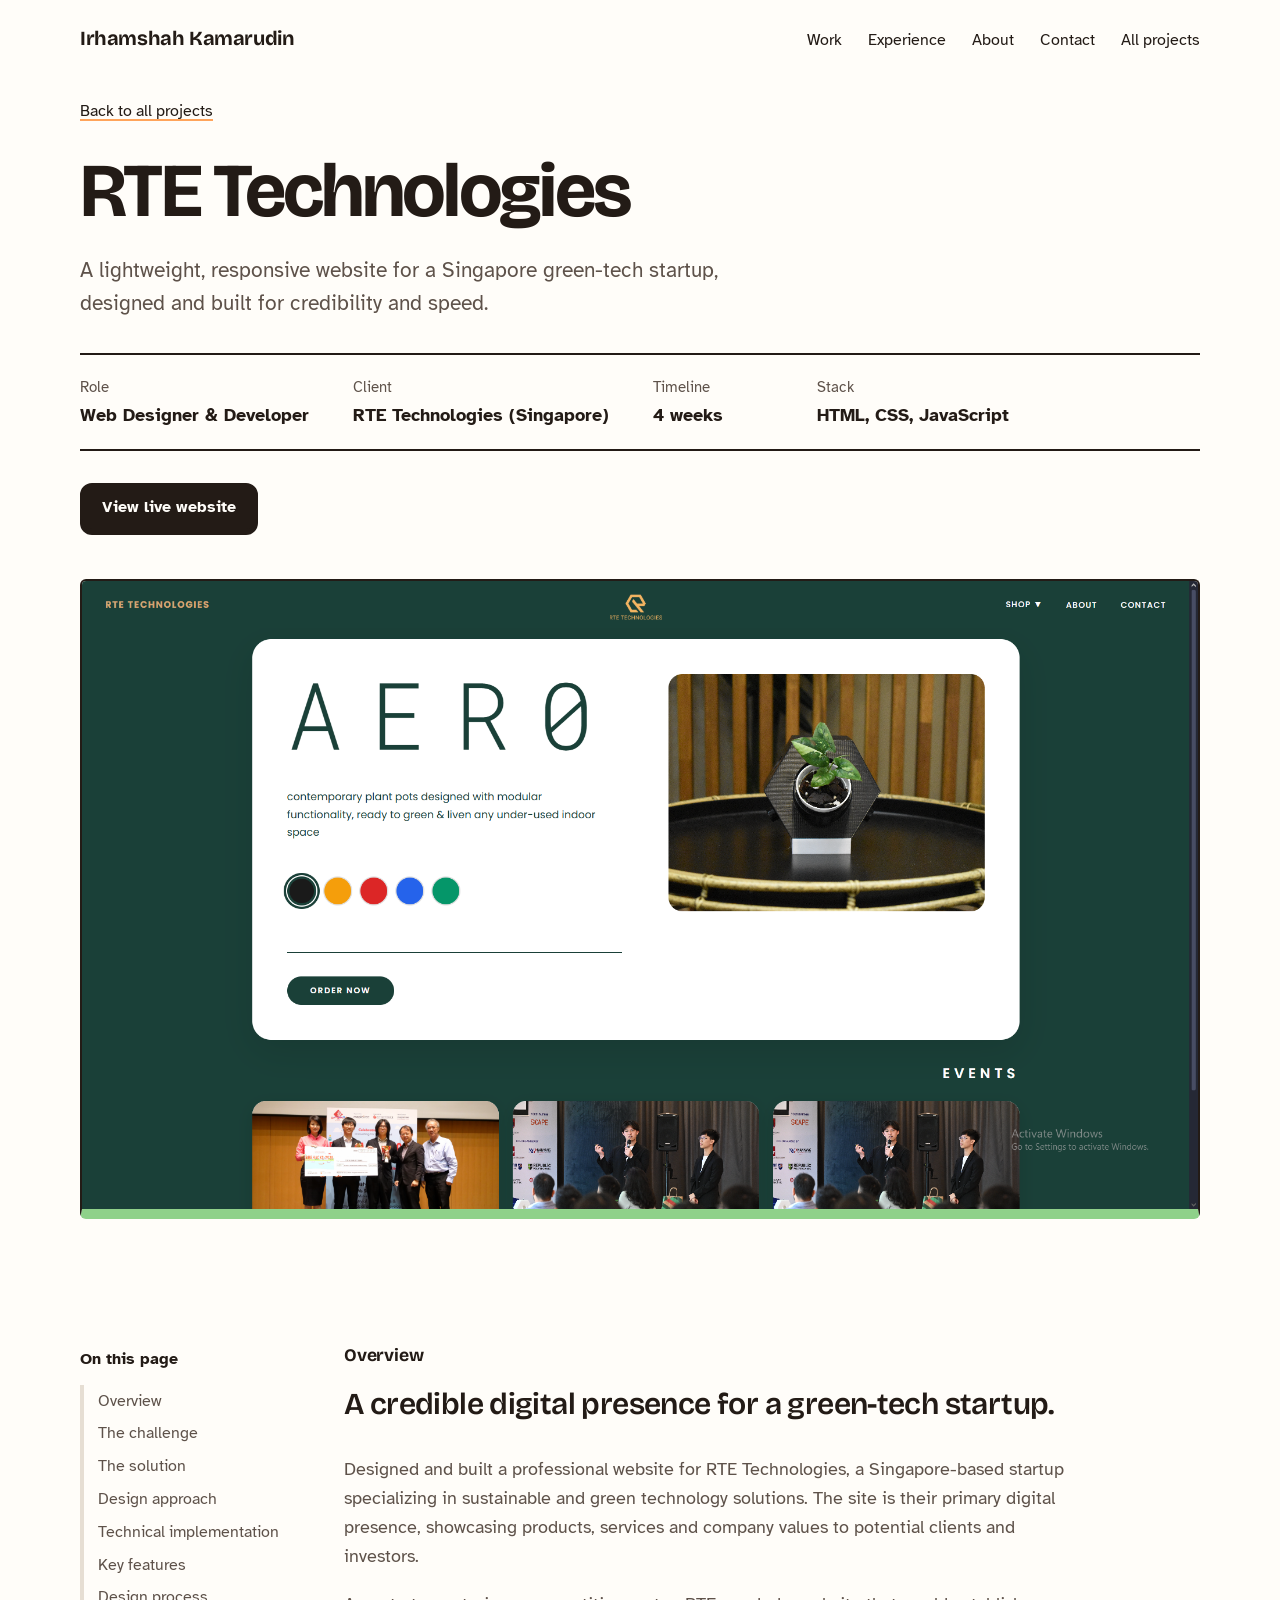
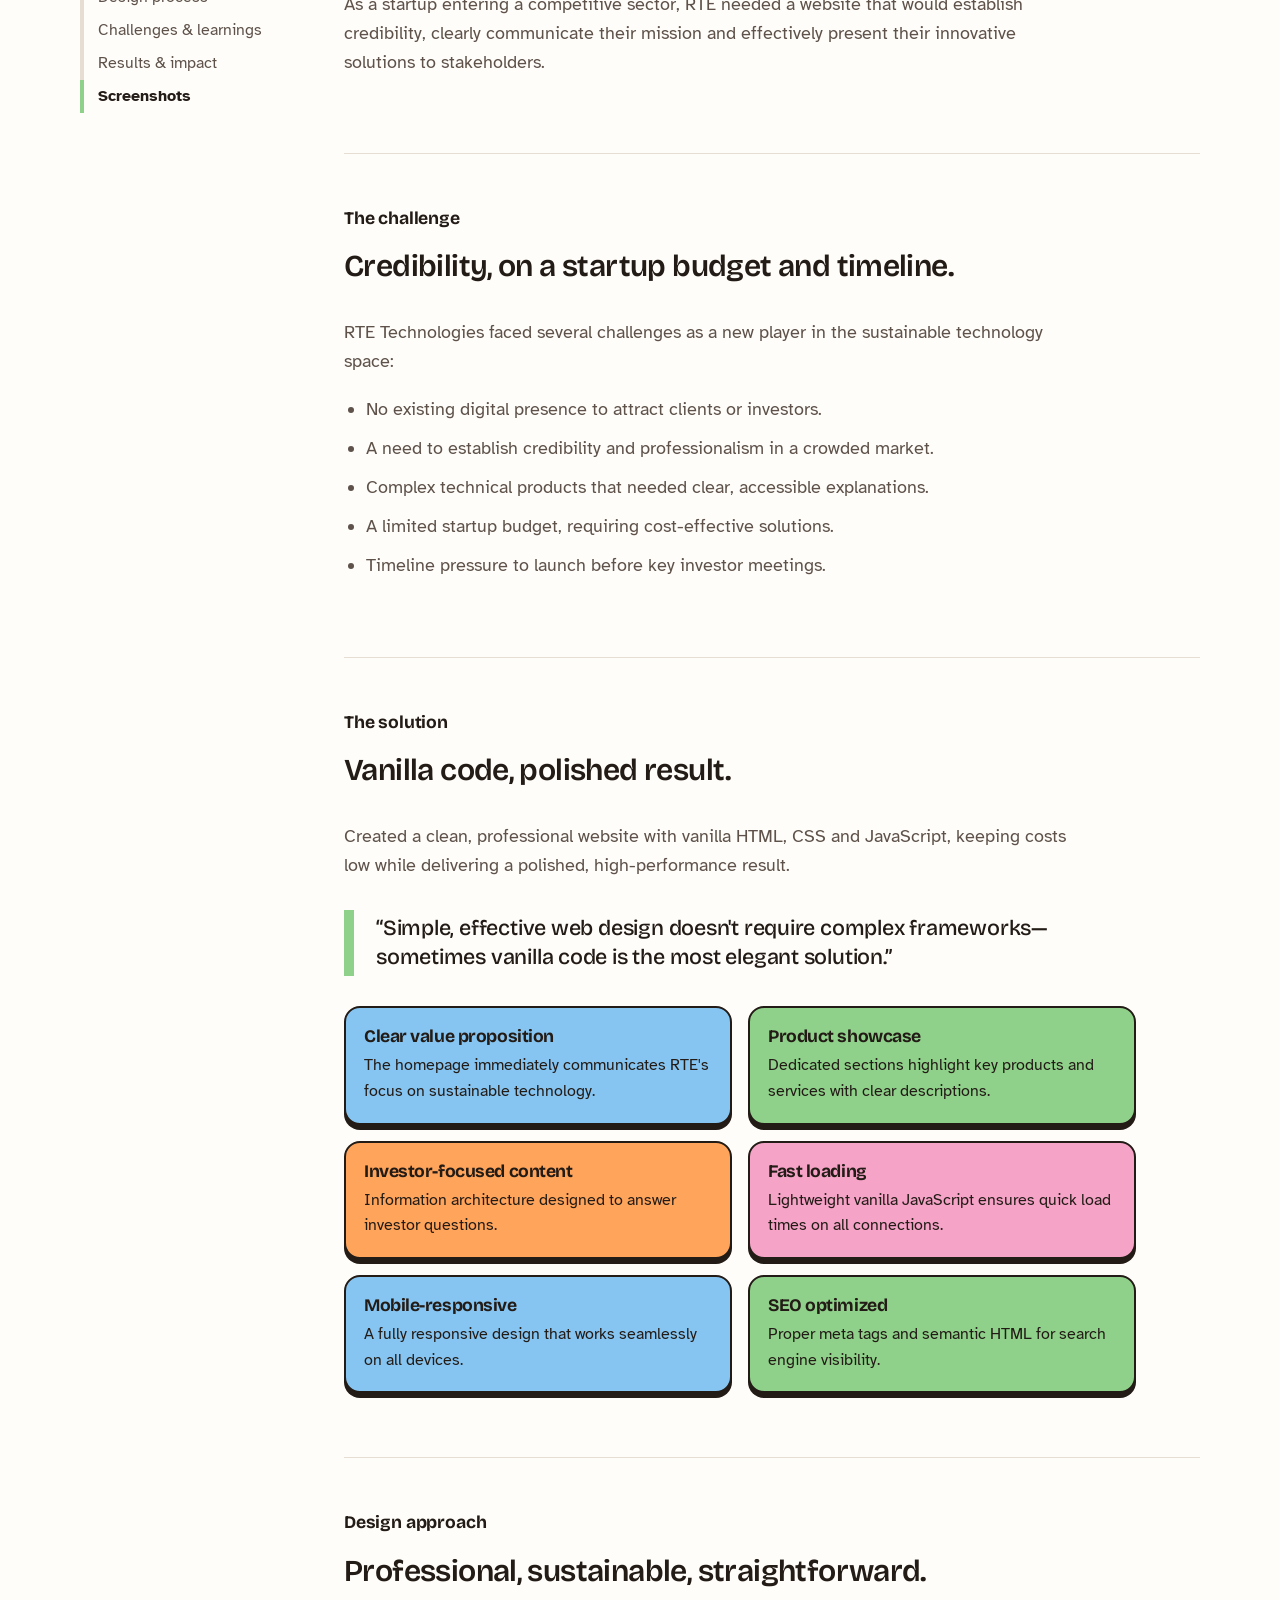
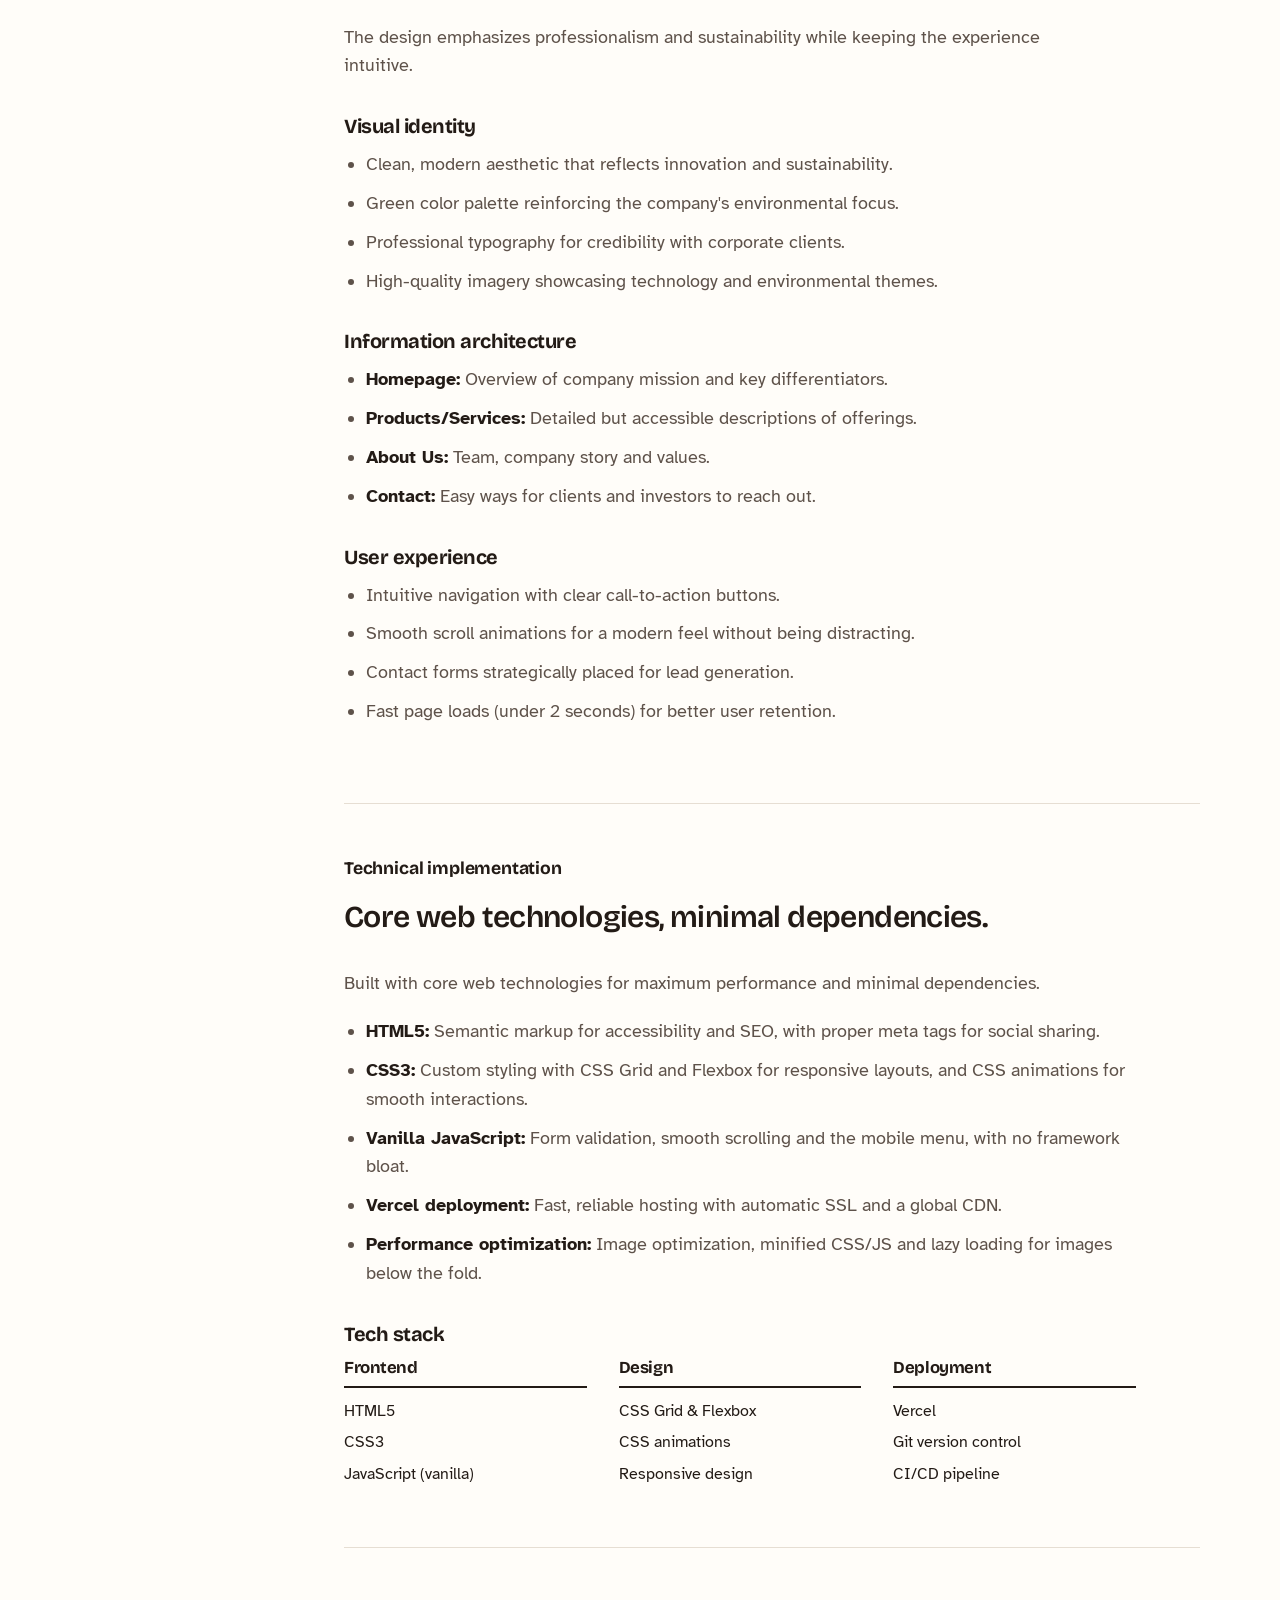
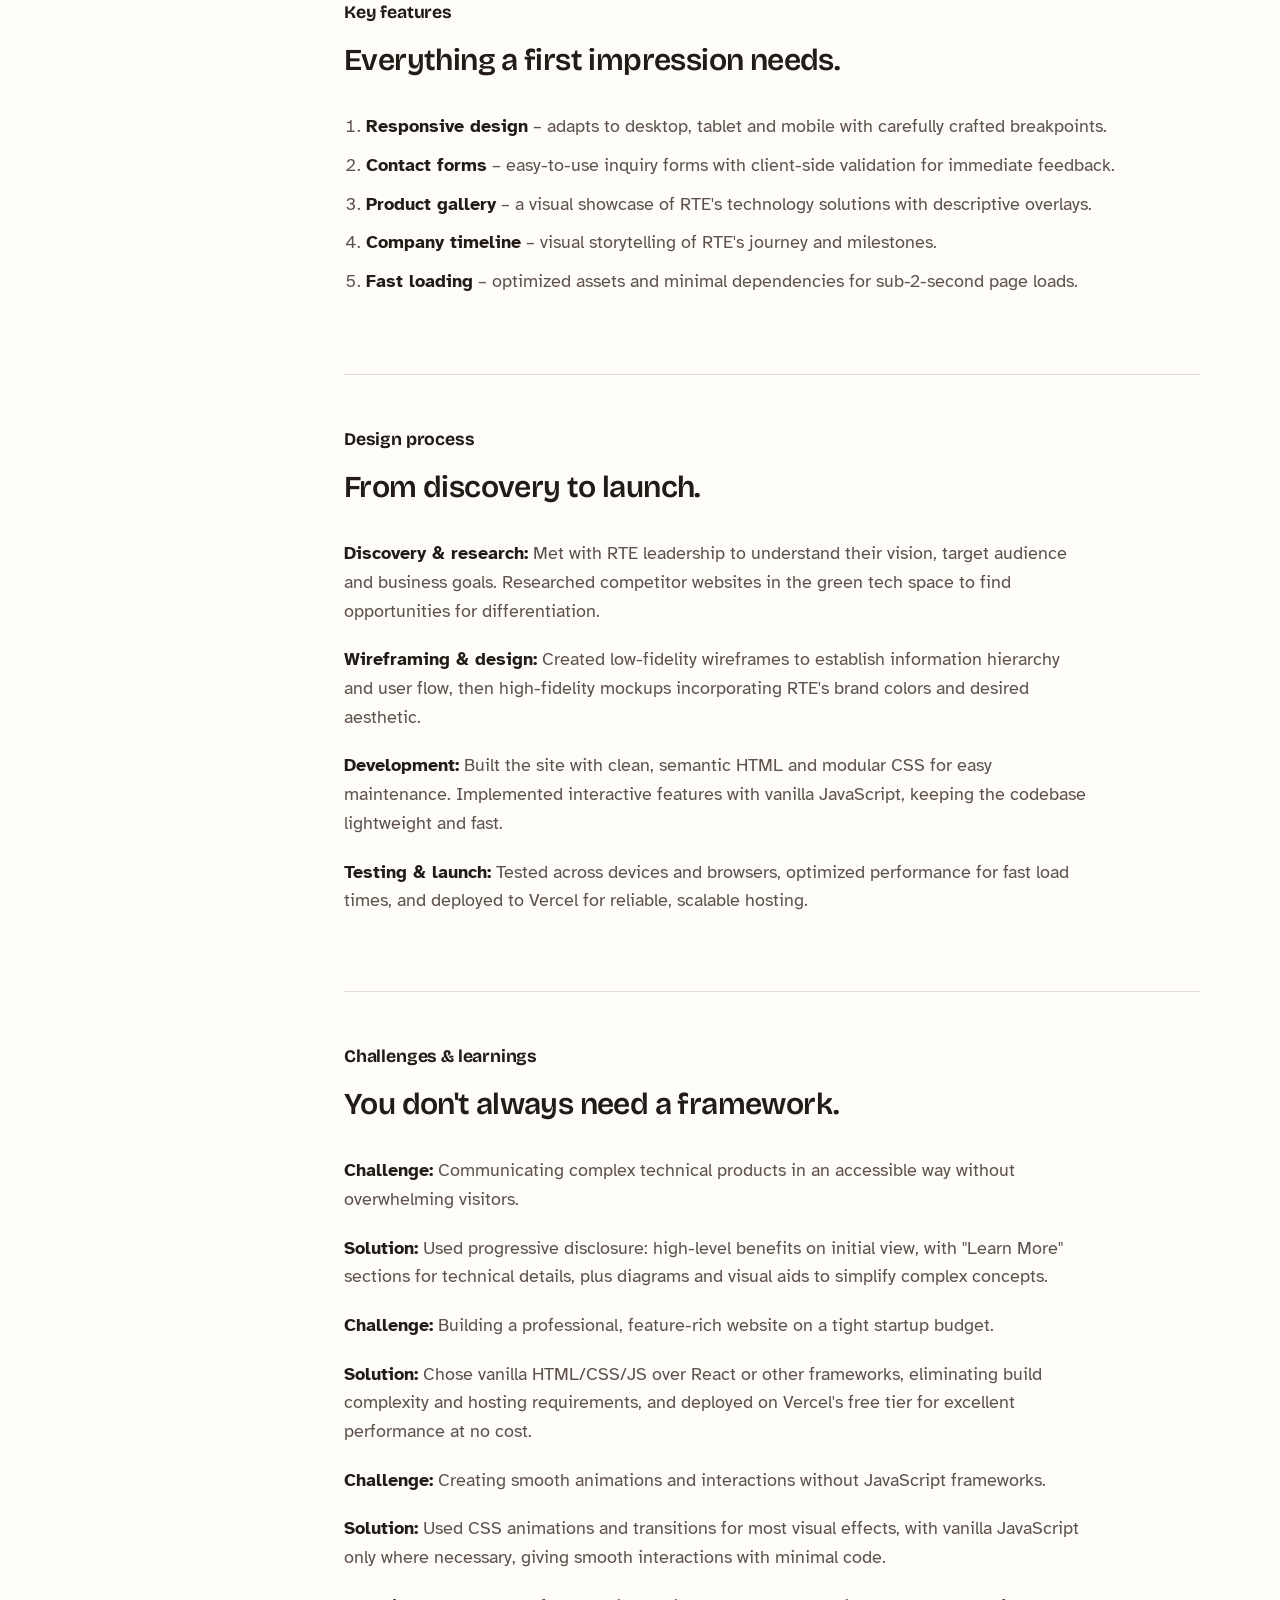
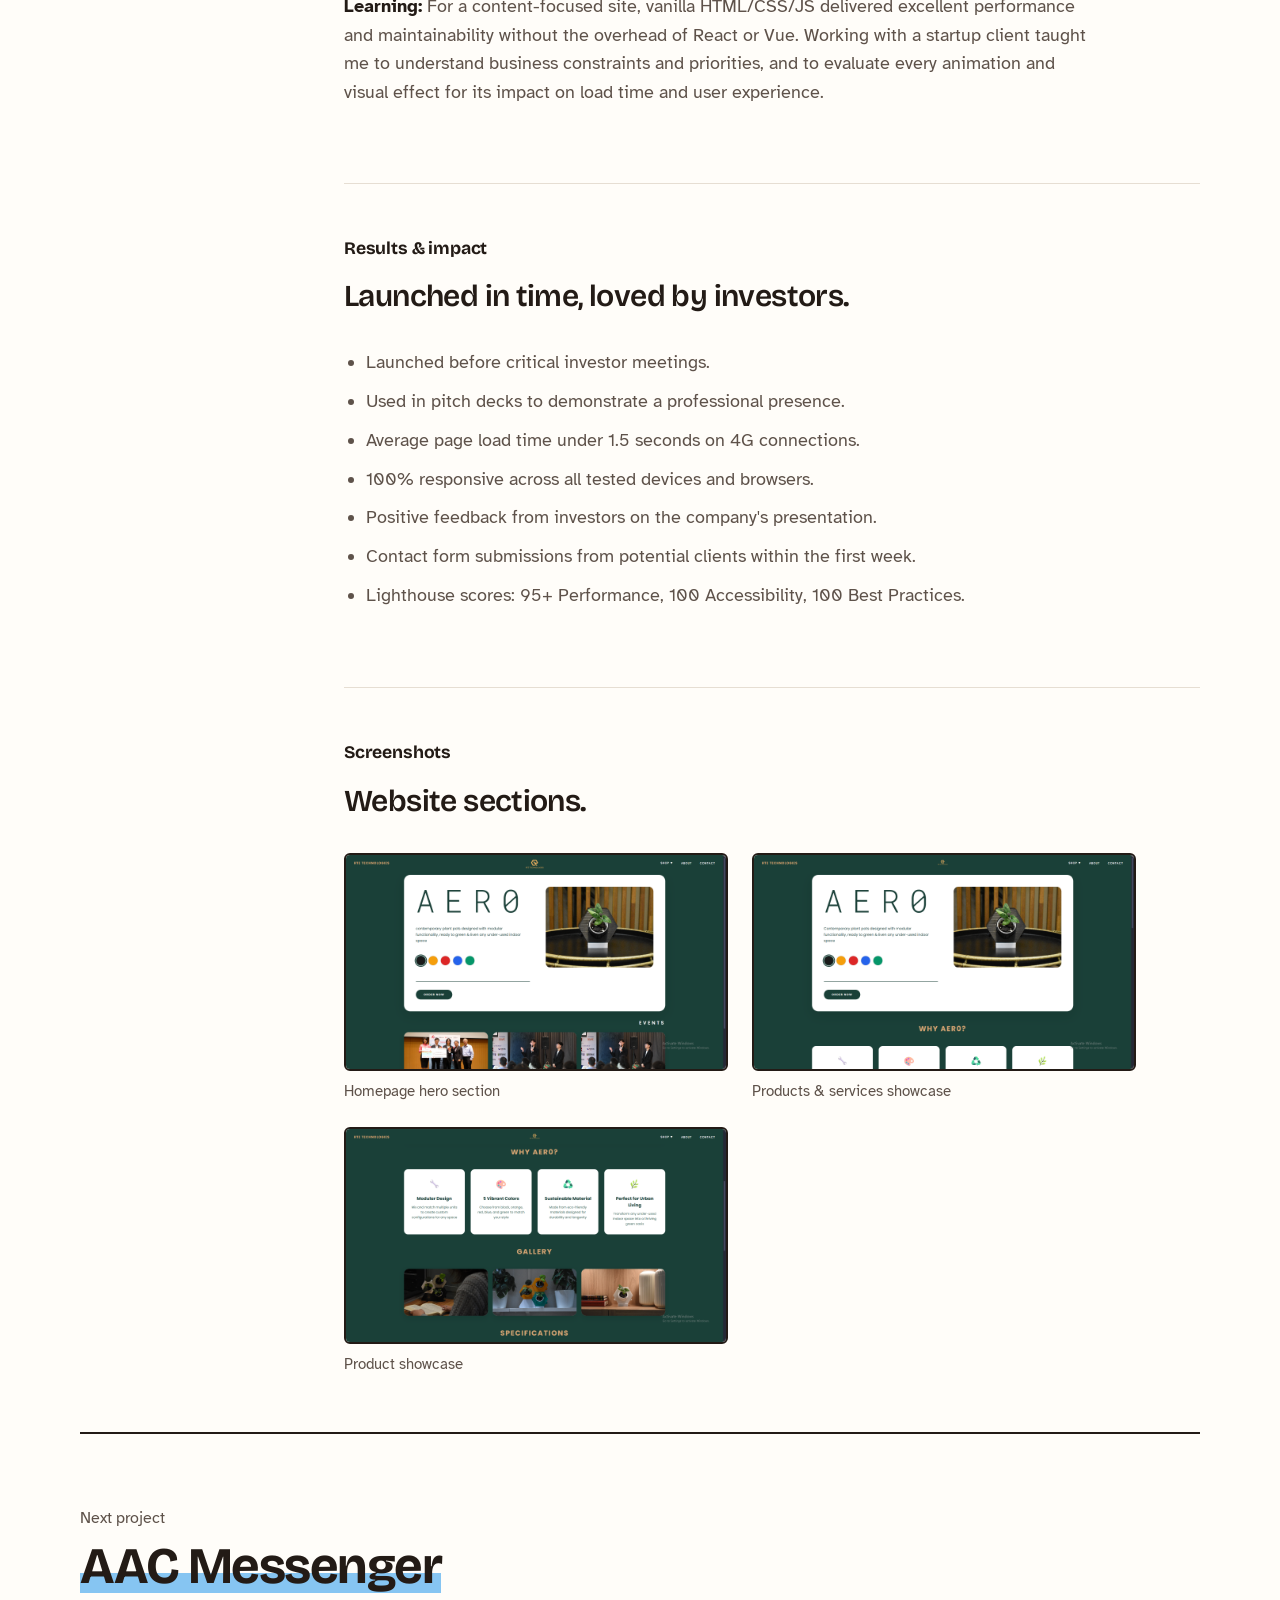
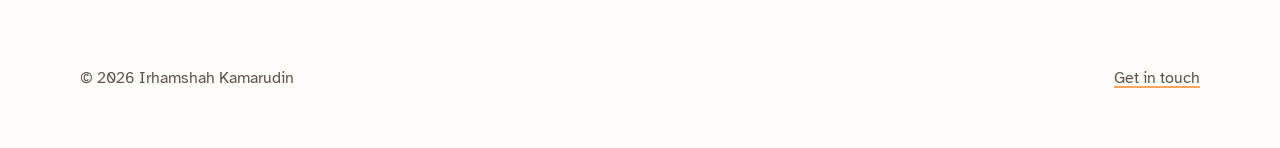
<file: project-rte-technologies.html>
<!DOCTYPE html>
<html lang="en">

<head>
    <meta charset="UTF-8">
    <meta name="viewport" content="width=device-width, initial-scale=1.0">
    <meta name="description"
        content="RTE Technologies website case study — a lightweight, responsive vanilla HTML/CSS/JS site for a Singapore green-tech startup, built by Irhamshah Kamarudin.">
    <title>RTE Technologies, Irhamshah Kamarudin</title>
    <link rel="icon" type="image/png" href="images/icon.png">
    <link rel="preconnect" href="https://fonts.googleapis.com">
    <link rel="preconnect" href="https://fonts.gstatic.com" crossorigin>
    <link
        href="https://fonts.googleapis.com/css2?family=Atkinson+Hyperlegible:ital,wght@0,400;0,700;1,400&family=Bricolage+Grotesque:opsz,wght@12..96,500..800&display=swap"
        rel="stylesheet">
    <link rel="stylesheet" href="style.css">
</head>

<body class="cat-leaf">

    <header class="top">
        <div class="wrap">
            <a class="name" href="index.html">Irhamshah Kamarudin</a>
            <nav aria-label="Main">
                <a href="index.html#work">Work</a>
                <a href="index.html#experience">Experience</a>
                <a href="index.html#about">About</a>
                <a href="index.html#contact">Contact</a>
                <a href="projects.html">All projects</a>
            </nav>
        </div>
    </header>

    <main class="wrap">
        <div class="case-head">
            <a class="crumb" href="projects.html">Back to all projects</a>
            <h1>RTE Technologies</h1>
            <p class="lead-in">A lightweight, responsive website for a Singapore green-tech startup, designed and built
                for credibility and speed.</p>
            <dl class="facts">
                <div>
                    <dt>Role</dt>
                    <dd>Web Designer & Developer</dd>
                </div>
                <div>
                    <dt>Client</dt>
                    <dd>RTE Technologies (Singapore)</dd>
                </div>
                <div>
                    <dt>Timeline</dt>
                    <dd>4 weeks</dd>
                </div>
                <div>
                    <dt>Stack</dt>
                    <dd>HTML, CSS, JavaScript</dd>
                </div>
            </dl>
            <div class="actions"><a class="btn solid" href="https://rte-technologies.vercel.app" target="_blank"
                    rel="noopener">View live website</a></div>
        </div>

        <div class="case-image">
            <div class="frame"><img src="images/rte-banner.png" alt="RTE Technologies website"></div>
        </div>

        <div class="case-layout">
            <aside class="toc" aria-label="On this page">
                <p class="toc-title">On this page</p>
                <a href="#overview">Overview</a>
                <a href="#challenge">The challenge</a>
                <a href="#solution">The solution</a>
                <a href="#design">Design approach</a>
                <a href="#technical">Technical implementation</a>
                <a href="#features">Key features</a>
                <a href="#process">Design process</a>
                <a href="#learnings">Challenges &amp; learnings</a>
                <a href="#impact">Results &amp; impact</a>
                <a href="#screenshots">Screenshots</a>
            </aside>
            <div class="parts">
                <section class="part" id="overview">
                    <h2>Overview</h2>
                    <div class="part-body">
                        <p class="lead">A credible digital presence for a green-tech startup.</p>
                        <p>Designed and built a professional website for RTE Technologies, a Singapore-based startup
                            specializing in sustainable and green technology solutions. The site is their primary
                            digital presence, showcasing products, services and company values to potential clients and
                            investors.</p>
                        <p>As a startup entering a competitive sector, RTE needed a website that would establish
                            credibility, clearly communicate their mission and effectively present their innovative
                            solutions to stakeholders.</p>
                    </div>
                </section>

                <section class="part" id="challenge">
                    <h2>The challenge</h2>
                    <div class="part-body">
                        <p class="lead">Credibility, on a startup budget and timeline.</p>
                        <p>RTE Technologies faced several challenges as a new player in the sustainable technology
                            space:</p>
                        <ul>
                            <li>No existing digital presence to attract clients or investors.</li>
                            <li>A need to establish credibility and professionalism in a crowded market.</li>
                            <li>Complex technical products that needed clear, accessible explanations.</li>
                            <li>A limited startup budget, requiring cost-effective solutions.</li>
                            <li>Timeline pressure to launch before key investor meetings.</li>
                        </ul>
                    </div>
                </section>

                <section class="part" id="solution">
                    <h2>The solution</h2>
                    <div class="part-body">
                        <p class="lead">Vanilla code, polished result.</p>
                        <p>Created a clean, professional website with vanilla HTML, CSS and JavaScript, keeping costs
                            low while delivering a polished, high-performance result.</p>
                        <div class="highlight">
                            <p>“Simple, effective web design doesn't require complex frameworks—sometimes vanilla code
                                is the most elegant solution.”</p>
                        </div>
                        <div class="feature-grid">
                            <div class="feature">
                                <h3>Clear value proposition</h3>
                                <p>The homepage immediately communicates RTE's focus on sustainable technology.</p>
                            </div>
                            <div class="feature">
                                <h3>Product showcase</h3>
                                <p>Dedicated sections highlight key products and services with clear descriptions.</p>
                            </div>
                            <div class="feature">
                                <h3>Investor-focused content</h3>
                                <p>Information architecture designed to answer investor questions.</p>
                            </div>
                            <div class="feature">
                                <h3>Fast loading</h3>
                                <p>Lightweight vanilla JavaScript ensures quick load times on all connections.</p>
                            </div>
                            <div class="feature">
                                <h3>Mobile-responsive</h3>
                                <p>A fully responsive design that works seamlessly on all devices.</p>
                            </div>
                            <div class="feature">
                                <h3>SEO optimized</h3>
                                <p>Proper meta tags and semantic HTML for search engine visibility.</p>
                            </div>
                        </div>
                    </div>
                </section>

                <section class="part" id="design">
                    <h2>Design approach</h2>
                    <div class="part-body">
                        <p class="lead">Professional, sustainable, straightforward.</p>
                        <p>The design emphasizes professionalism and sustainability while keeping the experience
                            intuitive.</p>
                        <h3>Visual identity</h3>
                        <ul>
                            <li>Clean, modern aesthetic that reflects innovation and sustainability.</li>
                            <li>Green color palette reinforcing the company's environmental focus.</li>
                            <li>Professional typography for credibility with corporate clients.</li>
                            <li>High-quality imagery showcasing technology and environmental themes.</li>
                        </ul>
                        <h3>Information architecture</h3>
                        <ul>
                            <li><strong>Homepage:</strong> Overview of company mission and key differentiators.</li>
                            <li><strong>Products/Services:</strong> Detailed but accessible descriptions of offerings.
                            </li>
                            <li><strong>About Us:</strong> Team, company story and values.</li>
                            <li><strong>Contact:</strong> Easy ways for clients and investors to reach out.</li>
                        </ul>
                        <h3>User experience</h3>
                        <ul>
                            <li>Intuitive navigation with clear call-to-action buttons.</li>
                            <li>Smooth scroll animations for a modern feel without being distracting.</li>
                            <li>Contact forms strategically placed for lead generation.</li>
                            <li>Fast page loads (under 2 seconds) for better user retention.</li>
                        </ul>
                    </div>
                </section>

                <section class="part" id="technical">
                    <h2>Technical implementation</h2>
                    <div class="part-body">
                        <p class="lead">Core web technologies, minimal dependencies.</p>
                        <p>Built with core web technologies for maximum performance and minimal dependencies.</p>
                        <ul>
                            <li><strong>HTML5:</strong> Semantic markup for accessibility and SEO, with proper meta tags
                                for social sharing.</li>
                            <li><strong>CSS3:</strong> Custom styling with CSS Grid and Flexbox for responsive layouts,
                                and CSS animations for smooth interactions.</li>
                            <li><strong>Vanilla JavaScript:</strong> Form validation, smooth scrolling and the mobile
                                menu, with no framework bloat.</li>
                            <li><strong>Vercel deployment:</strong> Fast, reliable hosting with automatic SSL and a
                                global CDN.</li>
                            <li><strong>Performance optimization:</strong> Image optimization, minified CSS/JS and lazy
                                loading for images below the fold.</li>
                        </ul>
                        <h3>Tech stack</h3>
                        <div class="tech-grid">
                            <div class="tech">
                                <h3>Frontend</h3>
                                <ul>
                                    <li>HTML5</li>
                                    <li>CSS3</li>
                                    <li>JavaScript (vanilla)</li>
                                </ul>
                            </div>
                            <div class="tech">
                                <h3>Design</h3>
                                <ul>
                                    <li>CSS Grid & Flexbox</li>
                                    <li>CSS animations</li>
                                    <li>Responsive design</li>
                                </ul>
                            </div>
                            <div class="tech">
                                <h3>Deployment</h3>
                                <ul>
                                    <li>Vercel</li>
                                    <li>Git version control</li>
                                    <li>CI/CD pipeline</li>
                                </ul>
                            </div>
                        </div>
                    </div>
                </section>

                <section class="part" id="features">
                    <h2>Key features</h2>
                    <div class="part-body">
                        <p class="lead">Everything a first impression needs.</p>
                        <ol>
                            <li><strong>Responsive design</strong> – adapts to desktop, tablet and mobile with carefully
                                crafted breakpoints.</li>
                            <li><strong>Contact forms</strong> – easy-to-use inquiry forms with client-side validation
                                for immediate feedback.</li>
                            <li><strong>Product gallery</strong> – a visual showcase of RTE's technology solutions with
                                descriptive overlays.</li>
                            <li><strong>Company timeline</strong> – visual storytelling of RTE's journey and milestones.
                            </li>
                            <li><strong>Fast loading</strong> – optimized assets and minimal dependencies for
                                sub-2-second page loads.</li>
                        </ol>
                    </div>
                </section>

                <section class="part" id="process">
                    <h2>Design process</h2>
                    <div class="part-body">
                        <p class="lead">From discovery to launch.</p>
                        <p><strong>Discovery & research:</strong> Met with RTE leadership to understand their vision,
                            target audience and business goals. Researched competitor websites in the green tech space
                            to find opportunities for differentiation.</p>
                        <p><strong>Wireframing & design:</strong> Created low-fidelity wireframes to establish
                            information hierarchy and user flow, then high-fidelity mockups incorporating RTE's brand
                            colors and desired aesthetic.</p>
                        <p><strong>Development:</strong> Built the site with clean, semantic HTML and modular CSS for
                            easy maintenance. Implemented interactive features with vanilla JavaScript, keeping the
                            codebase lightweight and fast.</p>
                        <p><strong>Testing & launch:</strong> Tested across devices and browsers, optimized performance
                            for fast load times, and deployed to Vercel for reliable, scalable hosting.</p>
                    </div>
                </section>

                <section class="part" id="learnings">
                    <h2>Challenges & learnings</h2>
                    <div class="part-body">
                        <p class="lead">You don't always need a framework.</p>
                        <p><strong>Challenge:</strong> Communicating complex technical products in an accessible way
                            without overwhelming visitors.</p>
                        <p><strong>Solution:</strong> Used progressive disclosure: high-level benefits on initial view,
                            with "Learn More" sections for technical details, plus diagrams and visual aids to simplify
                            complex concepts.</p>
                        <p><strong>Challenge:</strong> Building a professional, feature-rich website on a tight startup
                            budget.</p>
                        <p><strong>Solution:</strong> Chose vanilla HTML/CSS/JS over React or other frameworks,
                            eliminating build complexity and hosting requirements, and deployed on Vercel's free tier
                            for excellent performance at no cost.</p>
                        <p><strong>Challenge:</strong> Creating smooth animations and interactions without JavaScript
                            frameworks.</p>
                        <p><strong>Solution:</strong> Used CSS animations and transitions for most visual effects, with
                            vanilla JavaScript only where necessary, giving smooth interactions with minimal code.</p>
                        <p><strong>Learning:</strong> For a content-focused site, vanilla HTML/CSS/JS delivered
                            excellent performance and maintainability without the overhead of React or Vue. Working with
                            a startup client taught me to understand business constraints and priorities, and to
                            evaluate every animation and visual effect for its impact on load time and user experience.
                        </p>
                    </div>
                </section>

                <section class="part" id="impact">
                    <h2>Results & impact</h2>
                    <div class="part-body">
                        <p class="lead">Launched in time, loved by investors.</p>
                        <ul>
                            <li>Launched before critical investor meetings.</li>
                            <li>Used in pitch decks to demonstrate a professional presence.</li>
                            <li>Average page load time under 1.5 seconds on 4G connections.</li>
                            <li>100% responsive across all tested devices and browsers.</li>
                            <li>Positive feedback from investors on the company's presentation.</li>
                            <li>Contact form submissions from potential clients within the first week.</li>
                            <li>Lighthouse scores: 95+ Performance, 100 Accessibility, 100 Best Practices.</li>
                        </ul>
                    </div>
                </section>

                <section class="part" id="screenshots">
                    <h2>Screenshots</h2>
                    <div class="part-body">
                        <p class="lead">Website sections.</p>
                        <div class="gallery">
                            <div class="gallery-item"><img src="images/rte-banner.png" alt="Homepage hero">
                                <div class="gallery-caption">Homepage hero section</div>
                            </div>
                            <div class="gallery-item"><img src="images/aero-zero-hero.png"
                                    alt="Products and services section">
                                <div class="gallery-caption">Products & services showcase</div>
                            </div>
                            <div class="gallery-item"><img src="images/aero-zero-details.png"
                                    alt="Product details section">
                                <div class="gallery-caption">Product showcase</div>
                            </div>
                        </div>
                    </div>
                </section>
            </div>
        </div>

        <nav class="more" aria-label="Next project">
            <a class="cat-sky" href="project-assistive-tech.html">
                <small>Next project</small>
                <strong>AAC Messenger</strong>
            </a>
        </nav>
    </main>

    <footer class="foot">
        <div class="wrap">
            <span>© 2026 Irhamshah Kamarudin</span>
            <a href="index.html#contact">Get in touch</a>
        </div>
    </footer>
    <script>
        (function () {
            var links = Array.prototype.slice.call(document.querySelectorAll('.toc a'));
            if (!links.length || !('IntersectionObserver' in window)) return;
            var byId = {};
            links.forEach(function (a) { byId[a.getAttribute('href').slice(1)] = a; });
            var io = new IntersectionObserver(function (entries) {
                entries.forEach(function (e) {
                    if (!e.isIntersecting) return;
                    links.forEach(function (a) { a.removeAttribute('aria-current'); });
                    var a = byId[e.target.id];
                    if (a) {
                        a.setAttribute('aria-current', 'true');
                        var bar = a.parentNode;
                        if (bar.scrollWidth > bar.clientWidth) bar.scrollTo({ left: a.offsetLeft - (bar.clientWidth - a.offsetWidth) / 2, behavior: 'smooth' });
                    }
                });
            }, { rootMargin: '-15% 0px -75% 0px' });
            document.querySelectorAll('.part').forEach(function (sec) { io.observe(sec); });
            if (links[0]) links[0].setAttribute('aria-current', 'true');
        })();
    </script>
</body>

</html>
</file>
<file: style.css>
/* Irhamshah Kamarudin — portfolio
   Palette borrows from AAC boards: colour marks the kind of thing, not decoration.
   sky = mobile, leaf = web, tangerine = data, blossom = cloud, sun = highlight */

:root {
  --ink: #231b16;
  --page: #fffdf9;
  --soft: #5e524a;
  --rule: #e6ded3;
  --sun: #ffd34e;
  --sky: #86c5f2;
  --leaf: #8fd18a;
  --tangerine: #ffa45b;
  --blossom: #f5a3c7;
  --cat: var(--sun);
  --focus: #1f5fbf;
  --display: "Bricolage Grotesque", "Atkinson Hyperlegible", system-ui, sans-serif;
  --body: "Atkinson Hyperlegible", system-ui, sans-serif;
  --wrap: 1120px;
}

*,
*::before,
*::after {
  box-sizing: border-box;
}

html {
  scroll-behavior: smooth;
  -webkit-text-size-adjust: 100%;
  text-size-adjust: 100%;
}

@media (prefers-reduced-motion: reduce) {
  html {
    scroll-behavior: auto;
  }

  * {
    transition: none !important;
  }
}

body {
  margin: 0;
  background: var(--page);
  color: var(--ink);
  font: 400 1.125rem/1.6 var(--body);
  -webkit-font-smoothing: antialiased;
  -webkit-tap-highlight-color: rgba(255, 211, 78, .45);
}

img {
  display: block;
  max-width: 100%;
  height: auto;
}

p {
  margin: 0 0 1.1em;
  max-width: 62ch;
}

a {
  color: inherit;
  text-decoration-thickness: 2px;
  text-underline-offset: 3px;
  text-decoration-color: var(--tangerine);
}

a:hover {
  text-decoration-color: var(--ink);
}

:focus-visible {
  outline: 3px solid var(--focus);
  outline-offset: 3px;
  border-radius: 4px;
}

.wrap {
  width: min(var(--wrap), calc(100% - 48px));
  margin-inline: auto;
}

h1,
h2,
h3 {
  font-family: var(--display);
  font-weight: 700;
  line-height: 1.05;
  letter-spacing: -0.025em;
  margin: 0;
}

h1 {
  font-size: clamp(2.5rem, 6vw, 4.75rem);
  letter-spacing: -0.035em;
}

h2 {
  font-size: clamp(1.75rem, 3.4vw, 2.5rem);
}

h3 {
  font-size: 1.25rem;
  line-height: 1.2;
}

/* ---------- top bar ---------- */
.top {
  padding: 26px 0;
}

.top .wrap {
  display: flex;
  flex-wrap: wrap;
  gap: 10px 32px;
  align-items: baseline;
  justify-content: space-between;
}

.name {
  font: 700 1.25rem var(--display);
  letter-spacing: -0.02em;
  text-decoration: none;
}

.top nav {
  display: flex;
  flex-wrap: wrap;
  gap: 6px 26px;
  font-size: 1rem;
}

.top nav a {
  text-decoration: none;
  padding: 2px 0;
  border-bottom: 2px solid transparent;
}

.top nav a:hover,
.top nav a[aria-current] {
  border-bottom-color: var(--ink);
}

/* ---------- buttons ---------- */
.btn {
  display: inline-block;
  padding: 12px 20px;
  border: 2px solid var(--ink);
  border-radius: 12px;
  font: 700 1rem var(--body);
  text-decoration: none;
  background: var(--page);
  box-shadow: 0 4px 0 var(--ink);
  transition: transform .12s, box-shadow .12s;
}

@media (hover: hover) {
  .btn:hover {
    transform: translateY(2px);
    box-shadow: 0 2px 0 var(--ink);
  }
}

.btn:active {
  transform: translateY(4px);
  box-shadow: 0 0 0 var(--ink);
}

.btn.solid {
  background: var(--ink);
  color: var(--page);
}

.btn.sun {
  background: var(--sun);
}

.actions {
  display: flex;
  flex-wrap: wrap;
  gap: 14px 16px;
}

/* ---------- hero ---------- */
.hero {
  padding: 48px 0 88px;
}

.hero .wrap {
  display: grid;
  grid-template-columns: minmax(0, 1.15fr) minmax(0, .85fr);
  gap: clamp(32px, 6vw, 80px);
  align-items: center;
}

.hero h1 {
  margin-bottom: 28px;
}

.hero .intro {
  font-size: 1.25rem;
  color: var(--soft);
  margin-bottom: 32px;
}

.hero .avail {
  margin: 28px 0 0;
  font-size: 1rem;
  color: var(--soft);
}

/* tile board: the one memorable thing */
.board {
  border: 2px solid var(--ink);
  border-radius: 22px;
  padding: 16px;
  background: #fff;
}

.bar {
  display: flex;
  align-items: flex-start;
  justify-content: space-between;
  gap: 14px;
  min-height: 112px;
  padding: 14px 16px;
  margin-bottom: 14px;
  border: 2px solid var(--ink);
  border-radius: 10px;
  background: #fffbea;
}

.bar p {
  margin: 0;
  font: 600 1.3rem/1.25 var(--display);
  letter-spacing: -0.015em;
}

.sound {
  flex: none;
  font: 400 .875rem var(--body);
  padding: 4px 10px;
  border: 2px solid var(--ink);
  border-radius: 999px;
  background: #fff;
  cursor: pointer;
  color: var(--ink);
}

.sound[aria-pressed="false"] {
  color: var(--soft);
  border-style: dashed;
}

.tiles {
  display: grid;
  grid-template-columns: 1fr 1fr;
  gap: 12px;
}

.tile {
  display: flex;
  flex-direction: column;
  justify-content: space-between;
  gap: 18px;
  min-height: 118px;
  padding: 14px;
  text-align: left;
  cursor: pointer;
  border: 2px solid var(--ink);
  border-radius: 16px;
  color: var(--ink);
  font: 700 1.15rem/1.15 var(--display);
  letter-spacing: -0.015em;
  box-shadow: 0 5px 0 var(--ink);
  transition: transform .12s, box-shadow .12s;
}

.tile small {
  font: 400 .875rem/1.3 var(--body);
  letter-spacing: 0;
}

@media (hover: hover) {
  .tile:hover {
    transform: translateY(2px);
    box-shadow: 0 3px 0 var(--ink);
  }
}

.tile[aria-pressed="true"],
.tile:active {
  transform: translateY(5px);
  box-shadow: 0 0 0 var(--ink);
}

.t-sky {
  background: var(--sky);
}

.t-leaf {
  background: var(--leaf);
}

.t-tangerine {
  background: var(--tangerine);
}

.t-blossom {
  background: var(--blossom);
}

.board-hint {
  margin: 14px 4px 2px;
  font-size: .9375rem;
  color: var(--soft);
}

/* ---------- sections ---------- */
.block {
  padding: 72px 0;
  border-top: 2px solid var(--ink);
}

.block-head {
  display: grid;
  grid-template-columns: minmax(0, 1fr) minmax(0, 1fr);
  gap: 24px 64px;
  align-items: end;
  margin-bottom: 48px;
}

.block-head p {
  margin: 0;
  color: var(--soft);
}

/* ---------- work ---------- */
.feature-project {
  display: block;
  text-decoration: none;
  margin-bottom: 72px;
}

.frame {
  border: 2px solid var(--ink);
  border-bottom: 10px solid var(--cat);
  border-radius: 6px;
  overflow: hidden;
  background: #f1ece4;
}

.frame img {
  width: 100%;
  aspect-ratio: 16 / 8;
  object-fit: cover;
}

.feature-project .text {
  display: grid;
  grid-template-columns: minmax(0, 1fr) minmax(0, 1fr);
  gap: 16px 64px;
  padding-top: 28px;
}

.feature-project h3 {
  font-size: clamp(2rem, 4vw, 3rem);
  letter-spacing: -0.03em;
}

.kind {
  display: inline-block;
  margin: 0 0 10px;
  padding: 2px 12px;
  border: 2px solid var(--ink);
  border-radius: 999px;
  background: var(--cat);
  font-size: .9375rem;
}

.text p {
  color: var(--soft);
}

.read {
  font-weight: 700;
  color: var(--ink) !important;
  text-decoration: underline;
  text-decoration-thickness: 2px;
  text-decoration-color: var(--cat);
  text-underline-offset: 5px;
}

a:hover .read {
  text-decoration-color: var(--ink);
}

.project-row {
  display: grid;
  grid-template-columns: minmax(0, 5fr) minmax(0, 7fr);
  gap: 48px;
  align-items: center;
  text-decoration: none;
  padding: 40px 0;
  border-top: 1px solid var(--rule);
}

.project-row:nth-of-type(even) {
  grid-template-columns: minmax(0, 7fr) minmax(0, 5fr);
}

.project-row:nth-of-type(even) .frame {
  order: 2;
}

.project-row .frame img {
  aspect-ratio: 4 / 3;
}

.project-row h3 {
  font-size: clamp(1.6rem, 3vw, 2.2rem);
  margin-bottom: 12px;
}

.stack-line {
  font-size: .9375rem;
  color: var(--soft);
  margin: 0 0 14px;
}

.cat-sky {
  --cat: var(--sky);
}

.cat-leaf {
  --cat: var(--leaf);
}

.cat-tangerine {
  --cat: var(--tangerine);
}

.cat-blossom {
  --cat: var(--blossom);
}

/* ---------- what I do ---------- */
.skills {
  display: grid;
  grid-template-columns: 1fr 1fr;
  gap: 40px 64px;
}

.skills h3 {
  padding-left: 14px;
  border-left: 10px solid var(--cat);
  margin-bottom: 10px;
}

.skills p {
  color: var(--soft);
  margin: 0;
}

/* ---------- experience ---------- */
.job {
  display: grid;
  grid-template-columns: minmax(0, 1fr) minmax(0, 2fr);
  gap: 16px 64px;
  padding: 28px 0;
  border-top: 1px solid var(--rule);
}

.job:first-of-type {
  border-top: 0;
  padding-top: 0;
}

.job h3 {
  margin-bottom: 4px;
}

.job .where {
  margin: 0;
  color: var(--soft);
}

.job .when {
  margin: 4px 0 0;
  font-weight: 700;
}

.job ul {
  margin: 0;
  padding-left: 20px;
  max-width: 62ch;
}

.job li {
  margin-bottom: 8px;
}

/* ---------- about ---------- */
.about {
  display: grid;
  grid-template-columns: minmax(0, 1fr) minmax(0, 1fr);
  gap: 32px 64px;
}

.about .lead {
  font: 600 clamp(1.6rem, 3vw, 2.25rem)/1.15 var(--display);
  letter-spacing: -0.025em;
  margin: 0;
  max-width: 20ch;
}

.about p {
  color: var(--soft);
}

/* ---------- contact ---------- */
.contact {
  border: 2px solid var(--ink);
  border-radius: 24px;
  background: var(--sun);
  padding: clamp(28px, 5vw, 56px);
  box-shadow: 0 8px 0 var(--ink);
}

.contact h2 {
  margin-bottom: 16px;
}

.contact p {
  margin-bottom: 24px;
}

.contact .mail {
  display: inline-block;
  overflow-wrap: anywhere;
  font: 700 clamp(1.4rem, 3.4vw, 2.4rem) var(--display);
  letter-spacing: -0.02em;
  margin-bottom: 20px;
  text-decoration-color: var(--ink);
}

.contact .links {
  display: flex;
  flex-wrap: wrap;
  gap: 8px 28px;
  margin: 0;
}

/* ---------- footer ---------- */
.foot {
  padding: 48px 0 56px;
  font-size: 1rem;
  color: var(--soft);
}

.foot .wrap {
  display: flex;
  flex-wrap: wrap;
  justify-content: space-between;
  gap: 8px 24px;
}

/* ---------- projects index ---------- */
.page-head {
  padding: 24px 0 48px;
}

.page-head p {
  color: var(--soft);
  font-size: 1.25rem;
  margin-top: 20px;
}

.index-list {
  padding-bottom: 72px;
}

.index-list .project-row:first-child {
  border-top: 2px solid var(--ink);
}

/* ---------- case study ---------- */
.case-head {
  padding: 12px 0 40px;
}

.crumb {
  display: inline-block;
  margin-bottom: 28px;
  font-size: 1rem;
}

.case-head h1 {
  margin-bottom: 22px;
  max-width: 14ch;
}

.case-head .lead-in {
  font-size: 1.3rem;
  color: var(--soft);
  max-width: 46ch;
  margin-bottom: 32px;
}

.facts {
  display: flex;
  flex-wrap: wrap;
  gap: 18px 44px;
  margin: 0 0 32px;
  padding: 20px 0;
  border-block: 2px solid var(--ink);
}

.facts div {
  min-width: 120px;
}

.facts dt {
  font-size: .9375rem;
  color: var(--soft);
}

.facts dd {
  margin: 2px 0 0;
  font-weight: 700;
}

.case-image {
  margin: 8px 0 72px;
}

.case-image .frame img {
  aspect-ratio: auto;
  max-height: 640px;
  object-fit: cover;
}

.case-layout {
  display: grid;
  grid-template-columns: 200px minmax(0, 1fr);
  gap: 0 64px;
}

.toc {
  position: sticky;
  top: 24px;
  align-self: start;
  padding: 56px 0 0;
}

.toc-title {
  margin: 0 0 12px;
  font-weight: 700;
  font-size: 1rem;
}

.toc a {
  display: block;
  padding: 6px 0 6px 14px;
  border-left: 4px solid var(--rule);
  font-size: 1rem;
  line-height: 1.3;
  text-decoration: none;
  color: var(--soft);
}

.toc a:hover {
  color: var(--ink);
  border-left-color: var(--ink);
}

.toc a[aria-current] {
  color: var(--ink);
  font-weight: 700;
  border-left-color: var(--cat);
}

.part {
  padding: 56px 0;
  border-top: 1px solid var(--rule);
  scroll-margin-top: 16px;
}

.part:first-child {
  border-top: 0;
}

.part>h2 {
  font-size: 1.1rem;
  font-weight: 700;
  margin-bottom: 20px;
  letter-spacing: -0.01em;
}

.part-body {
  max-width: 66ch;
}

.part-body .lead {
  color: var(--ink);
  font: 600 clamp(1.4rem, 2.6vw, 1.9rem)/1.2 var(--display);
  letter-spacing: -0.02em;
  margin-bottom: 1.1em;
}

.part-body p,
.part-body li {
  color: var(--soft);
}

.part-body strong {
  color: var(--ink);
}

.part-body ul,
.part-body ol {
  padding-left: 22px;
  margin: 0 0 1.2em;
}

.part-body li {
  margin-bottom: 10px;
}

.part-body h3 {
  margin: 34px 0 12px;
}

.part-body>h3:first-child {
  margin-top: 0;
}

.part-body .wide-bleed {
  max-width: none;
}

.highlight {
  margin: 30px 0;
  padding: 4px 0 4px 22px;
  border-left: 10px solid var(--cat);
}

.highlight p {
  margin: 0;
  color: var(--ink);
  font: 500 1.35rem/1.35 var(--display);
  letter-spacing: -0.01em;
}

.feature-grid {
  display: grid;
  grid-template-columns: 1fr 1fr;
  gap: 16px;
  margin: 26px 0 8px;
  max-width: none;
}

.feature {
  padding: 18px;
  border: 2px solid var(--ink);
  border-radius: 16px;
  box-shadow: 0 5px 0 var(--ink);
  background: var(--sky);
}

.feature:nth-child(4n+2) {
  background: var(--leaf);
}

.feature:nth-child(4n+3) {
  background: var(--tangerine);
}

.feature:nth-child(4n) {
  background: var(--blossom);
}

.feature h3 {
  margin: 0 0 6px;
  font-size: 1.1rem;
}

.feature p {
  margin: 0;
  color: var(--ink);
  font-size: 1rem;
}

.tech-grid {
  display: grid;
  grid-template-columns: repeat(3, 1fr);
  gap: 24px 32px;
}

.tech h3 {
  margin: 0 0 8px;
  padding-bottom: 8px;
  border-bottom: 2px solid var(--ink);
  font-size: 1.05rem;
}

.tech ul {
  list-style: none;
  padding: 0;
  margin: 0;
}

.tech li {
  margin: 0;
  padding: 3px 0;
  color: var(--ink);
  font-size: 1rem;
}

.impact {
  display: grid;
  grid-template-columns: repeat(3, 1fr);
  gap: 28px;
  margin: 6px 0 8px;
  max-width: none;
}

.impact-card strong {
  display: inline;
  font: 700 clamp(1.9rem, 3.4vw, 2.6rem)/1.15 var(--display);
  letter-spacing: -0.03em;
  background: linear-gradient(transparent 58%, var(--sun) 58% 92%, transparent 92%);
}

.impact-card span {
  display: block;
  margin-top: 8px;
  font-size: 1rem;
  color: var(--soft);
}

.gallery {
  display: grid;
  grid-template-columns: repeat(2, 1fr);
  gap: 24px;
  max-width: none;
}

.gallery-item {
  margin: 0;
}

.gallery-item img {
  border: 2px solid var(--ink);
  border-radius: 6px;
  width: 100%;
}

.gallery-caption {
  padding-top: 8px;
  font-size: .9375rem;
  color: var(--soft);
}

.next {
  display: grid;
  grid-template-columns: 1fr 1fr;
  gap: 12px 32px;
  max-width: none;
}

.next-card {
  padding: 10px 0 10px 18px;
  border-left: 6px solid var(--cat);
}

.next-card p {
  margin: 0;
}

.timeline {
  margin: 6px 0 0;
  padding-left: 28px;
  border-left: 2px solid var(--ink);
  max-width: none;
}

.timeline-item {
  position: relative;
  margin-bottom: 30px;
}

.timeline-item::before {
  content: "";
  position: absolute;
  left: -38px;
  top: 6px;
  width: 16px;
  height: 16px;
  border-radius: 50%;
  border: 2px solid var(--ink);
  background: var(--cat);
}

.timeline-title {
  font: 700 1.15rem var(--display);
  margin-bottom: 4px;
}

.timeline-item p {
  margin: 0;
}

.more {
  padding: 72px 0 24px;
  border-top: 2px solid var(--ink);
}

.more a {
  display: block;
  text-decoration: none;
}

.more small {
  display: block;
  font-size: 1rem;
  color: var(--soft);
  margin-bottom: 6px;
}

.more strong {
  display: inline;
  font: 700 clamp(1.8rem, 4.5vw, 3.2rem)/1.1 var(--display);
  letter-spacing: -0.03em;
  background: linear-gradient(transparent 62%, var(--cat) 62% 94%, transparent 94%);
}

.more a:hover strong {
  background: linear-gradient(transparent 0 0, var(--cat) 0 100%);
}

/* ---------- tablets and phones ---------- */
@media (max-width: 860px) {
  body {
    font-size: 1.0625rem;
  }

  .wrap {
    width: calc(100% - 36px);
  }

  /* top bar: name, then one row of links with thumb-sized targets */
  .top {
    padding: 16px 0 4px;
  }

  .top .wrap {
    display: block;
  }

  .name {
    display: inline-block;
    padding: 10px 0;
  }

  .top nav {
    display: flex;
    justify-content: space-between;
    gap: 0;
    margin-top: 4px;
    font-size: .9375rem;
    border-bottom: 2px solid var(--ink);
  }

  .top nav a {
    display: flex;
    align-items: center;
    min-height: 44px;
    padding: 0 2px;
    border-bottom: 4px solid transparent;
    margin-bottom: -2px;
  }

  .hero .wrap,
  .block-head,
  .feature-project .text,
  .project-row,
  .project-row:nth-of-type(even),
  .skills,
  .job,
  .about {
    grid-template-columns: 1fr;
  }

  .project-row:nth-of-type(even) .frame {
    order: 0;
  }

  .hero {
    padding: 28px 0 48px;
  }

  .hero .wrap {
    gap: 28px;
  }

  .hero h1 {
    font-size: clamp(2.1rem, 9.2vw, 3rem);
    margin-bottom: 18px;
  }

  .hero .intro {
    font-size: 1.0625rem;
    margin-bottom: 22px;
  }

  .hero .avail {
    margin-top: 18px;
  }

  .actions .btn {
    flex: 1 1 140px;
    text-align: center;
    padding: 14px 16px;
  }

  .bar {
    min-height: 92px;
  }

  .bar p {
    font-size: 1.2rem;
  }

  .sound {
    padding: 8px 14px;
    min-height: 44px;
  }

  .tile {
    min-height: 104px;
  }

  .block {
    padding: 44px 0;
  }

  .block-head {
    gap: 12px;
    margin-bottom: 28px;
  }

  h2 {
    font-size: clamp(1.6rem, 7vw, 2rem);
  }

  .feature-project {
    margin-bottom: 40px;
  }

  .frame img,
  .project-row .frame img {
    aspect-ratio: 16 / 10;
  }

  .feature-project .text {
    gap: 10px;
    padding-top: 20px;
  }

  .project-row {
    gap: 16px;
    padding: 28px 0;
  }

  .skills {
    gap: 28px;
  }

  .job {
    gap: 10px;
    padding: 22px 0;
  }

  .contact {
    padding: 24px 20px;
    border-radius: 20px;
    box-shadow: 0 6px 0 var(--ink);
  }

  .contact .links a {
    display: inline-block;
    padding: 10px 0;
  }

  .contact .mail {
    padding: 8px 0;
  }

  .foot {
    padding: 32px 0 40px;
  }

  .foot .wrap {
    flex-direction: column;
  }

  .foot a {
    display: inline-block;
    padding: 8px 0;
  }

  /* case studies */
  .case-head {
    padding-top: 4px;
  }

  .crumb {
    padding: 10px 0;
    margin-bottom: 8px;
  }

  .case-head h1 {
    font-size: clamp(2.1rem, 9.5vw, 3rem);
    max-width: none;
    margin-bottom: 14px;
  }

  .case-head .lead-in {
    font-size: 1.125rem;
    margin-bottom: 22px;
  }

  .facts {
    display: grid;
    grid-template-columns: 1fr 1fr;
    gap: 14px 20px;
    padding: 16px 0;
    margin-bottom: 22px;
  }

  .facts div {
    min-width: 0;
  }

  .facts div:first-child {
    grid-column: 1 / -1;
  }

  .case-head .actions {
    flex-direction: column;
  }

  .case-head .actions .btn {
    flex: none;
  }

  .case-image {
    margin-bottom: 8px;
  }

  .case-image .frame img {
    max-height: 320px;
  }

  /* the section list becomes a sticky strip that scrolls sideways and follows you down the page */
  .case-layout {
    display: block;
  }

  .toc {
    display: flex;
    position: sticky;
    top: 0;
    z-index: 10;
    margin: 0 -18px;
    padding: 0 18px;
    background: var(--page);
    border-bottom: 2px solid var(--ink);
    overflow-x: auto;
    overscroll-behavior-x: contain;
    scrollbar-width: none;
  }

  .toc::-webkit-scrollbar {
    display: none;
  }

  .toc-title {
    display: none;
  }

  .toc a {
    flex: none;
    padding: 0 14px;
    min-height: 48px;
    display: flex;
    align-items: center;
    white-space: nowrap;
    border-left: 0;
    border-bottom: 5px solid transparent;
    margin-bottom: -2px;
  }

  .toc a:first-of-type {
    padding-left: 0;
  }

  .toc a:hover {
    border-left-color: transparent;
  }

  .toc a[aria-current] {
    border-bottom-color: var(--cat);
  }

  .part {
    padding: 36px 0;
    scroll-margin-top: 56px;
  }

  .part:first-child {
    border-top: 0;
  }

  .part-body .lead {
    font-size: 1.3rem;
  }

  .feature-grid,
  .tech-grid,
  .impact,
  .gallery,
  .next {
    grid-template-columns: 1fr;
  }

  .feature-grid {
    gap: 14px;
  }

  .impact {
    gap: 20px;
  }

  .highlight p {
    font-size: 1.2rem;
  }

  .more {
    padding-top: 48px;
  }

  .more a {
    padding: 8px 0;
  }
}

@media (max-width: 380px) {
  .wrap {
    width: calc(100% - 28px);
  }

  .toc {
    margin: 0 -14px;
    padding: 0 14px;
  }

  .tiles {
    gap: 10px;
  }

  .tile {
    padding: 12px;
    font-size: 1.05rem;
  }

  .tile small {
    font-size: .8125rem;
  }

  .top nav {
    font-size: .875rem;
  }
}
</file>
